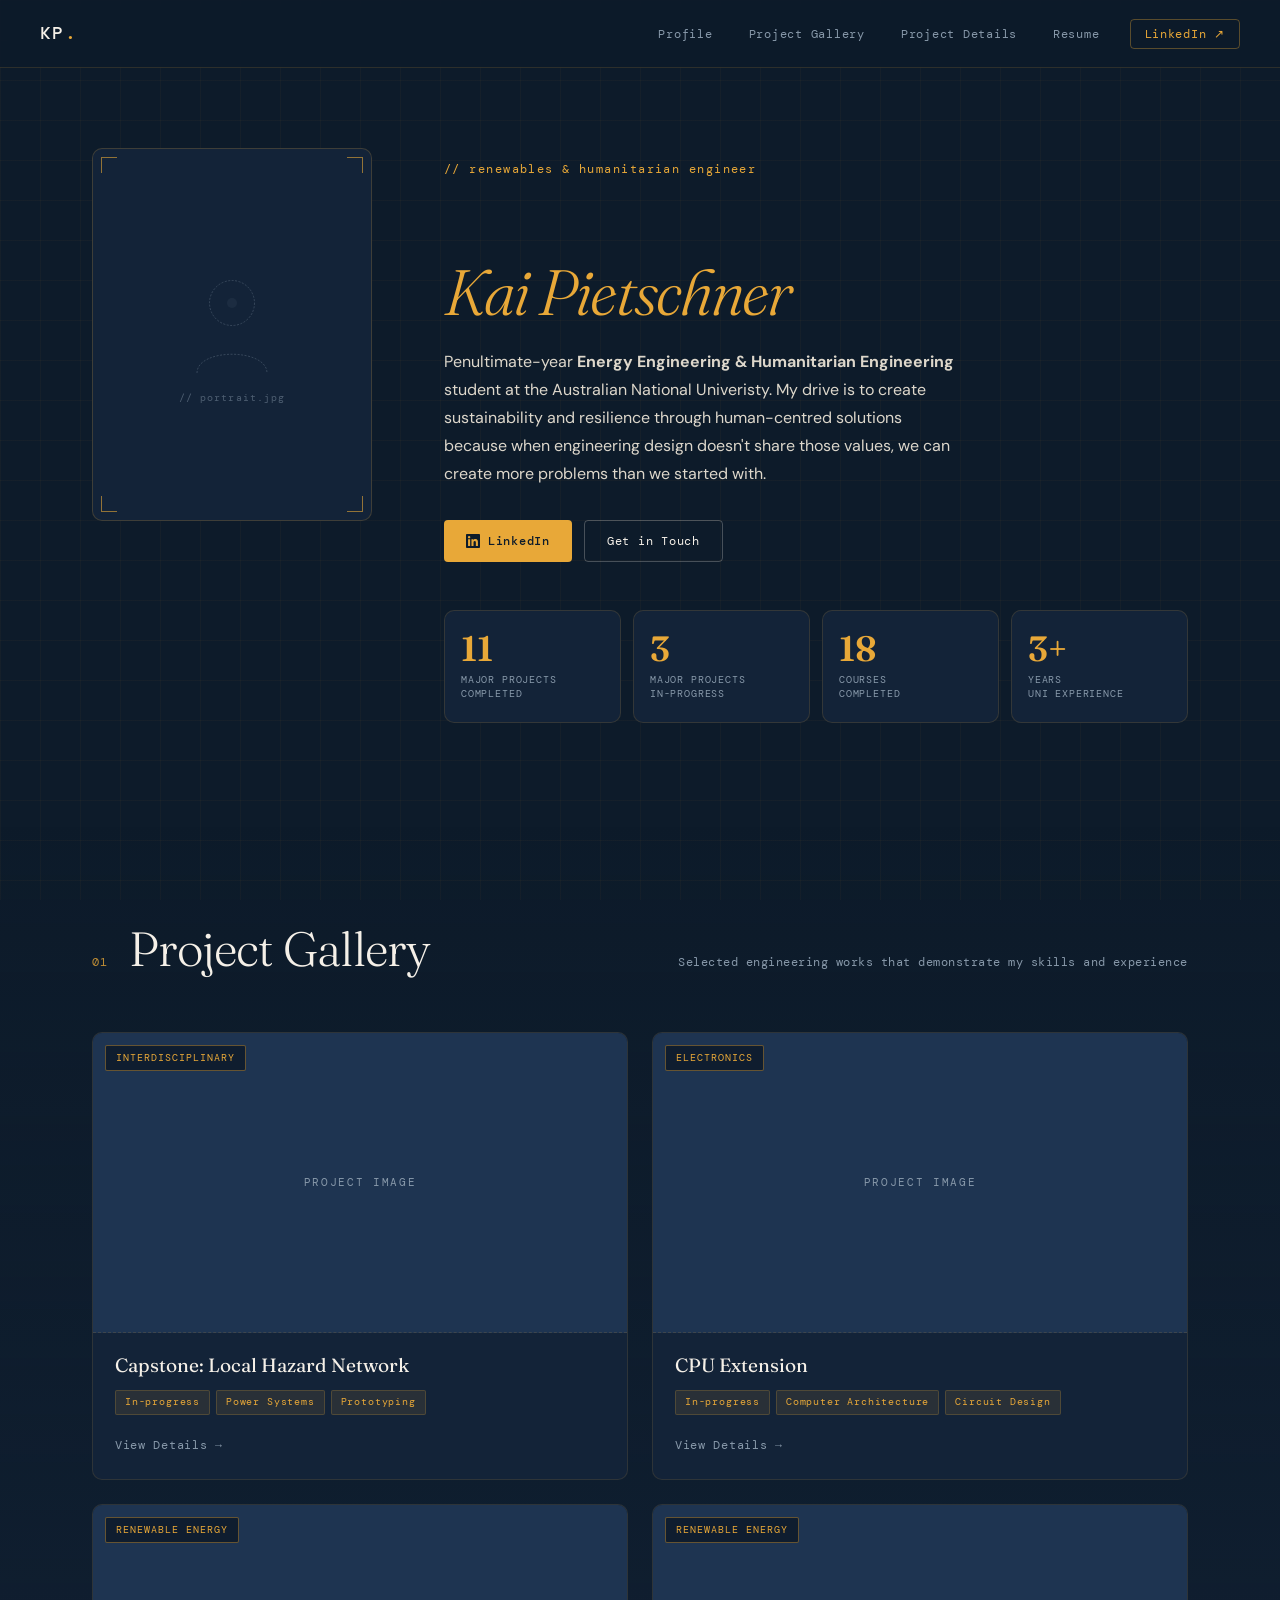
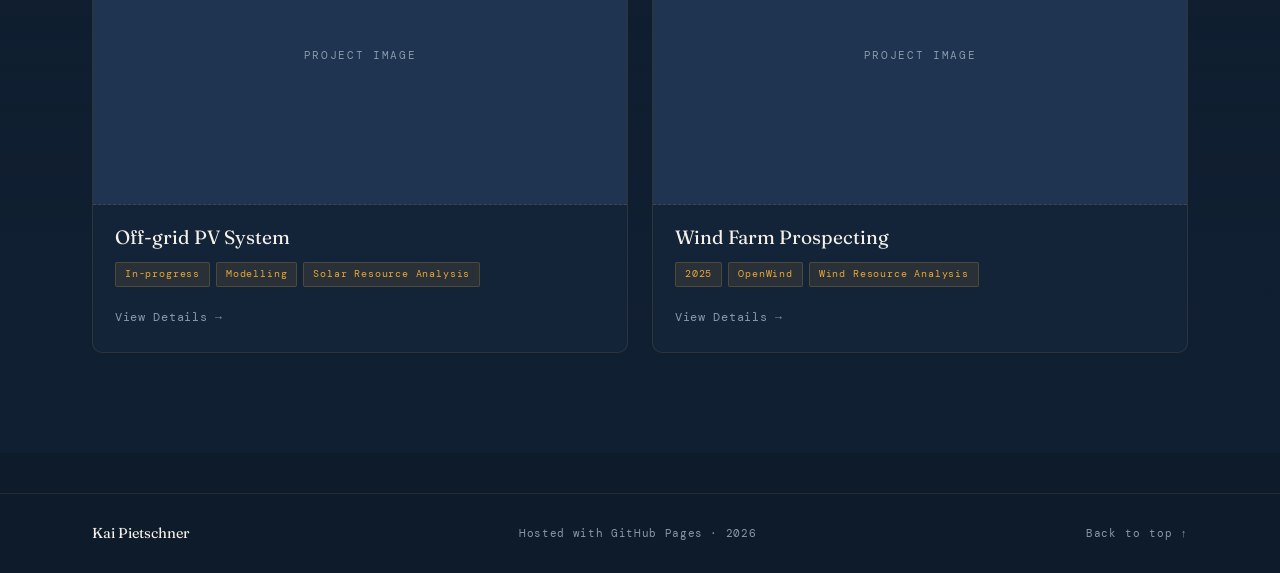
<file: index.html>
<!DOCTYPE html>
<html lang="en">
<head>
  <meta charset="UTF-8" />
  <meta name="viewport" content="width=device-width, initial-scale=1.0" />
  <title>Portfolio — Kai Pietschner</title>
  <link rel="stylesheet" href="style.css" />
  <link rel="preconnect" href="https://fonts.googleapis.com" />
  <link rel="preconnect" href="https://fonts.gstatic.com" crossorigin />
  <link href="https://fonts.googleapis.com/css2?family=DM+Mono:ital,wght@0,300;0,400;0,500;1,300&family=Fraunces:ital,opsz,wght@0,9..144,300;0,9..144,400;0,9..144,600;1,9..144,300&family=DM+Sans:wght@300;400;500&display=swap" rel="stylesheet" />
</head>
<body>

  <!-- ═══════════════════════════════════════════════
       NAVIGATION
  ═══════════════════════════════════════════════ -->
  <nav class="navbar">
    <a href="#profile" class="nav-logo">KP<span class="nav-logo-dot">.</span></a>
    <ul class="nav-links">
      <li><a href="https://kpietgit.github.io/portfolio/#profile">Profile</a></li>
      <li><a href="https://kpietgit.github.io/portfolio/#projects">Project Gallery</a></li>
      <li><a href="https://kpietgit.github.io/portfolio/details/">Project Details</a></li>
      <li><a href="https://kpietgit.github.io/portfolio/resume/">Resume</a></li>
      <li><a href="https://linkedin.com/in/kpiet" target="_blank" class="nav-cta">LinkedIn ↗</a></li>
    </ul>
    <button class="nav-hamburger" aria-label="Toggle menu">
      <span></span><span></span><span></span>
    </button>
  </nav>

  <main>

    <!-- ═══════════════════════════════════════════════
         SECTION 1 — PROFILE
    ═══════════════════════════════════════════════ -->
    <section id="profile" class="section section--profile">
      <div class="container">
        <div class="profile-grid">

          <!-- Portrait -->
          <div class="profile-portrait-wrap">
            <div class="profile-portrait">
              <div class="portrait-placeholder">
                <svg viewBox="0 0 200 220" fill="none" xmlns="http://www.w3.org/2000/svg">
                  <circle cx="100" cy="80" r="45" stroke="currentColor" stroke-width="1.5" stroke-dasharray="4 3"/>
                  <path d="M30 220 C30 170 170 170 170 220" stroke="currentColor" stroke-width="1.5" stroke-dasharray="4 3" fill="none"/>
                  <circle cx="100" cy="80" r="10" fill="currentColor" opacity="0.2"/>
                </svg>
                <span class="portrait-label">// portrait.jpg</span>
              </div>
              <div class="portrait-frame-corner portrait-frame-corner--tl"></div>
              <div class="portrait-frame-corner portrait-frame-corner--tr"></div>
              <div class="portrait-frame-corner portrait-frame-corner--bl"></div>
              <div class="portrait-frame-corner portrait-frame-corner--br"></div>
            </div>
          </div>

          <!-- Bio & Info -->
          <div class="profile-info">
            <p class="profile-label">// renewables &amp; humanitarian engineer</p>
            <h1 class="profile-name"><br /><em>Kai Pietschner</em></h1>

            <p class="profile-bio">
              Penultimate-year <strong> Energy Engineering &amp; Humanitarian Engineering </strong> student at the Australian National Univeristy. My drive is to create sustainability and resilience through human-centred solutions because when engineering design doesn't share those values, we can create more problems than we started with.
            </p>

            <div class="profile-actions">
              <a href="https://www.linkedin.com/in/kpiet/" target="_blank" class="btn btn--primary">
                <svg class="btn-icon" viewBox="0 0 24 24" fill="currentColor"><path d="M20.447 20.452h-3.554v-5.569c0-1.328-.027-3.037-1.852-3.037-1.853 0-2.136 1.445-2.136 2.939v5.667H9.351V9h3.414v1.561h.046c.477-.9 1.637-1.85 3.37-1.85 3.601 0 4.267 2.37 4.267 5.455v6.286zM5.337 7.433a2.062 2.062 0 0 1-2.063-2.065 2.064 2.064 0 1 1 2.063 2.065zm1.782 13.019H3.555V9h3.564v11.452zM22.225 0H1.771C.792 0 0 .774 0 1.729v20.542C0 23.227.792 24 1.771 24h20.451C23.2 24 24 23.227 24 22.271V1.729C24 .774 23.2 0 22.222 0h.003z"/></svg>
                LinkedIn
              </a>
              <a href="mailto:kpietschner1@gmail.com" class="btn btn--ghost">Get in Touch</a>
            </div>

            <!-- Stats row -->
            <div class="profile-stats">
              <div class="stat-card">
                <span class="stat-number">11</span>
                <span class="stat-label">Major Projects<br/>Completed</span>
              </div>
              <div class="stat-card">
                <span class="stat-number">3</span>
                <span class="stat-label">Major Projects<br/>In-progress</span>
              </div>
              <div class="stat-card">
                <span class="stat-number">18</span>
                <span class="stat-label">Courses<br/>Completed</span>
              </div>
              <div class="stat-card">
                <span class="stat-number">3+</span>
                <span class="stat-label">Years<br/>Uni Experience</span>
              </div>
            </div>
          </div>

        </div>
      </div>
    </section>

    <!-- ═══════════════════════════════════════════════
         SECTION 2 — PROJECT GALLERY
    ═══════════════════════════════════════════════ -->
    <section id="projects" class="section section--projects">
      <div class="container">
        <div class="section-header">
          <span class="section-index">01</span>
          <h2 class="section-title">Project Gallery</h2>
          <p class="section-subtitle">Selected engineering works that demonstrate my skills and experience</p>
        </div>

        <div class="projects-grid">

          <!-- Project Card 1 -->
          <article class="project-card">
            <a href="https://kpietgit.github.io/portfolio/details/#project-1" class="project-card-inner">
              <div class="project-image">
                <div class="project-image-placeholder">
                  <span>PROJECT IMAGE</span>
                </div>
                <div class="project-field-badge">Interdisciplinary</div>
              </div>
              <div class="project-card-body">
                <h3 class="project-name">Capstone: Local Hazard Network</h3>
                <div class="project-skills">
                  <span class="skill-tag">In-progress</span>
                  <span class="skill-tag">Power Systems</span>
                  <span class="skill-tag">Prototyping</span>
                </div>
                <span class="project-cta">View Details →</span>
              </div>
            </a>
          </article>

          <!-- Project Card 2 -->
          <article class="project-card">
            <a href="https://kpietgit.github.io/portfolio/details/#project-2" class="project-card-inner">
              <div class="project-image">
                <div class="project-image-placeholder">
                  <span>PROJECT IMAGE</span>
                </div>
                <div class="project-field-badge">Electronics</div>
              </div>
              <div class="project-card-body">
                <h3 class="project-name">CPU Extension</h3>
                <div class="project-skills">
                  <span class="skill-tag">In-progress</span>
                  <span class="skill-tag">Computer Architecture</span>
                  <span class="skill-tag">Circuit Design</span>
                </div>
                <span class="project-cta">View Details →</span>
              </div>
            </a>
          </article>

          <!-- Project Card 3 -->
          <article class="project-card">
            <a href="https://kpietgit.github.io/portfolio/details/#project-3" class="project-card-inner">
              <div class="project-image">
                <div class="project-image-placeholder">
                  <span>PROJECT IMAGE</span>
                </div>
                <div class="project-field-badge">Renewable Energy</div>
              </div>
              <div class="project-card-body">
                <h3 class="project-name">Off-grid PV System</h3>
                <div class="project-skills">
                  <span class="skill-tag">In-progress</span>
                  <span class="skill-tag">Modelling</span>
                  <span class="skill-tag">Solar Resource Analysis</span>
                </div>
                <span class="project-cta">View Details →</span>
              </div>
            </a>
          </article>

          <!-- Project Card 4 -->
          <article class="project-card">
            <a href="https://kpietgit.github.io/portfolio/details/#project-4" class="project-card-inner">
              <div class="project-image">
                <div class="project-image-placeholder">
                  <span>PROJECT IMAGE</span>
                </div>
                <div class="project-field-badge">Renewable Energy</div>
              </div>
              <div class="project-card-body">
                <h3 class="project-name">Wind Farm Prospecting</h3>
                <div class="project-skills">
                  <span class="skill-tag">2025</span>
                  <span class="skill-tag">OpenWind</span>
                  <span class="skill-tag">Wind Resource Analysis</span>
                </div>
                <span class="project-cta">View Details →</span>
              </div>
            </a>
          </article>

        </div>
      </div>
    </section>

  <!-- ═══════════════════════════════════════════════
       FOOTER
  ═══════════════════════════════════════════════ -->
  <footer class="footer">
    <div class="container footer-inner">
      <span class="footer-name">Kai Pietschner</span>
      <span class="footer-copy">Hosted with GitHub Pages · <script>document.write(new Date().getFullYear())</script></span>
      <a href="#profile" class="footer-back">Back to top ↑</a>
    </div>
  </footer>

  <script>
    // ── Active nav highlight on scroll ──
    const sections = document.querySelectorAll('section[id]');
    const navLinks = document.querySelectorAll('.nav-links a[href^="#"]');

    const observer = new IntersectionObserver(entries => {
      entries.forEach(entry => {
        if (entry.isIntersecting) {
          navLinks.forEach(link => {
            link.classList.toggle(
              'active',
              link.getAttribute('href') === '#' + entry.target.id
            );
          });
        }
      });
    }, { threshold: 0.35 });

    sections.forEach(s => observer.observe(s));

    // ── Hamburger menu (mobile) ──
    const hamburger = document.querySelector('.nav-hamburger');
    const navLinksList = document.querySelector('.nav-links');
    hamburger.addEventListener('click', () => {
      navLinksList.classList.toggle('open');
      hamburger.classList.toggle('active');
    });

    // ── Scroll-reveal ──
    const revealEls = document.querySelectorAll(
      '.project-card, .case-study, .stat-card, .profile-portrait-wrap'
    );
    const revealObserver = new IntersectionObserver(entries => {
      entries.forEach(e => {
        if (e.isIntersecting) {
          e.target.classList.add('visible');
          revealObserver.unobserve(e.target);
        }
      });
    }, { threshold: 0.12 });
    revealEls.forEach(el => revealObserver.observe(el));
  </script>

</body>
</html>
</file>
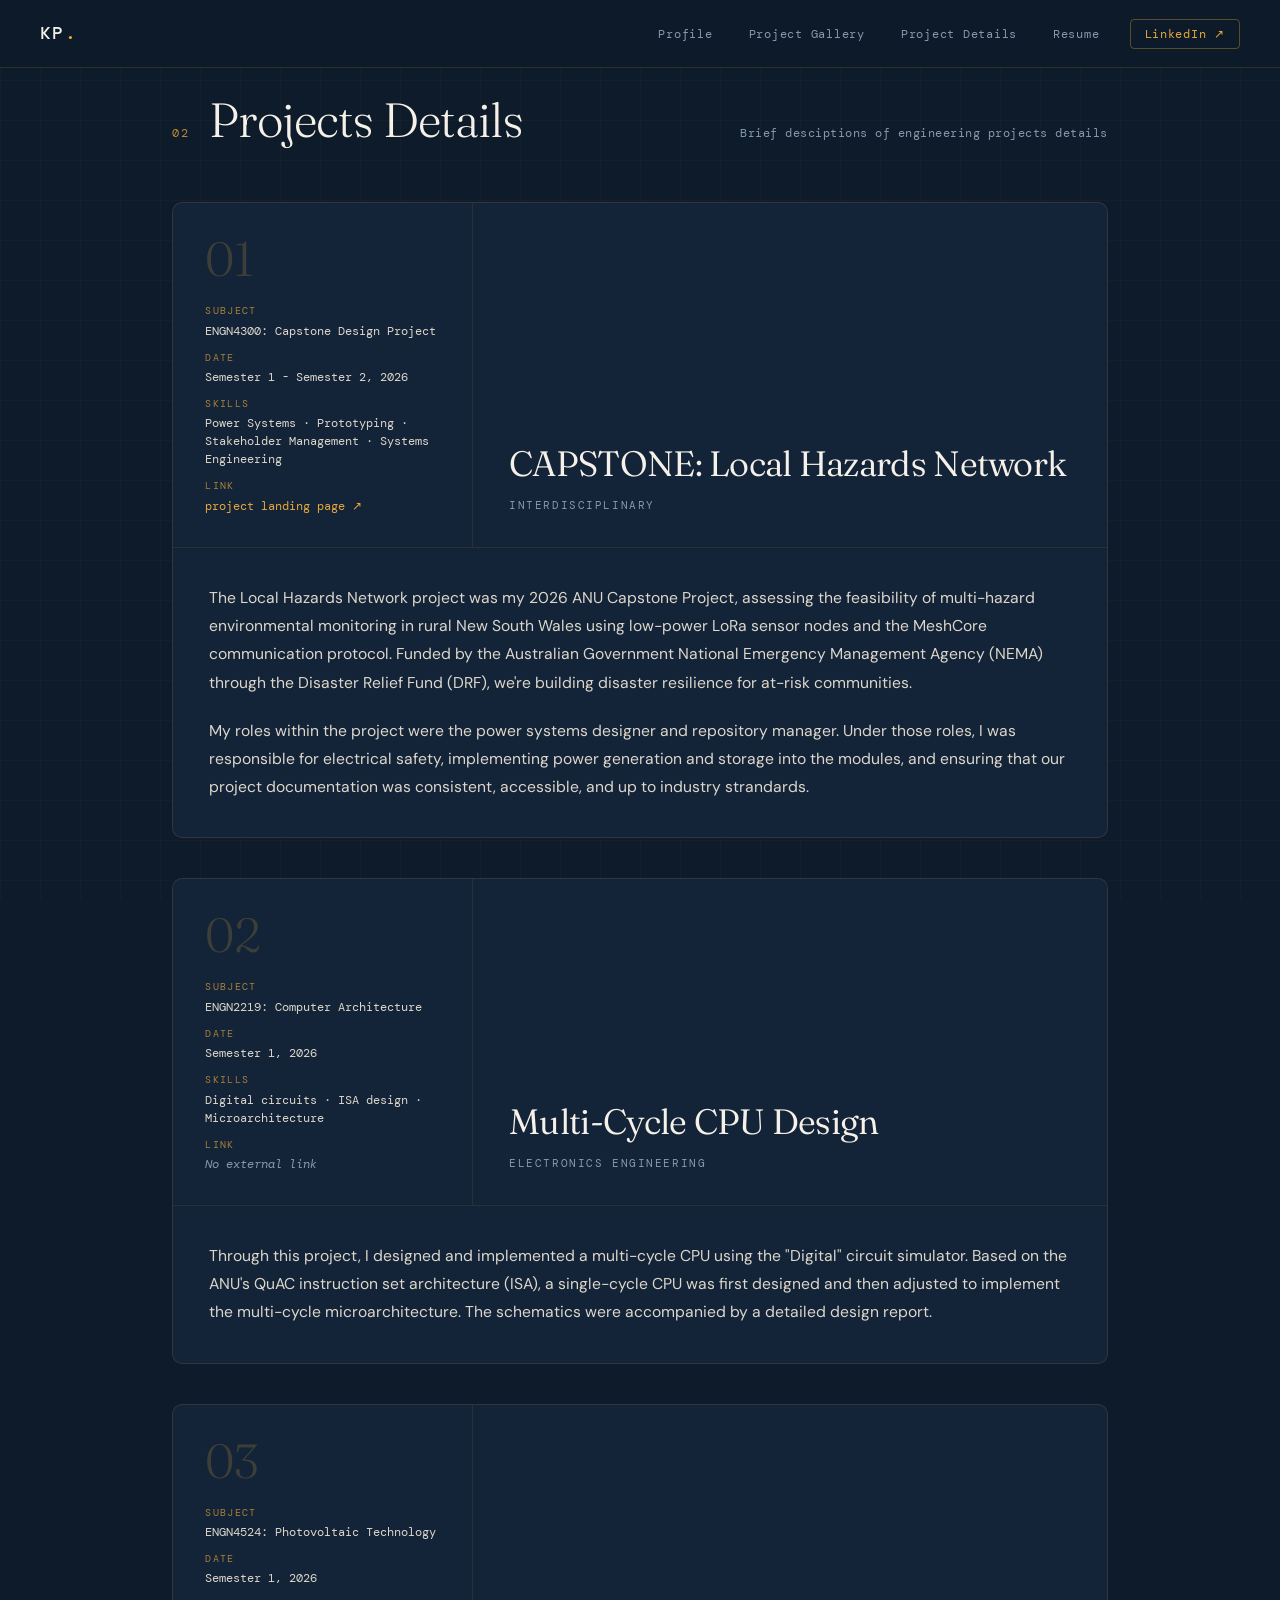
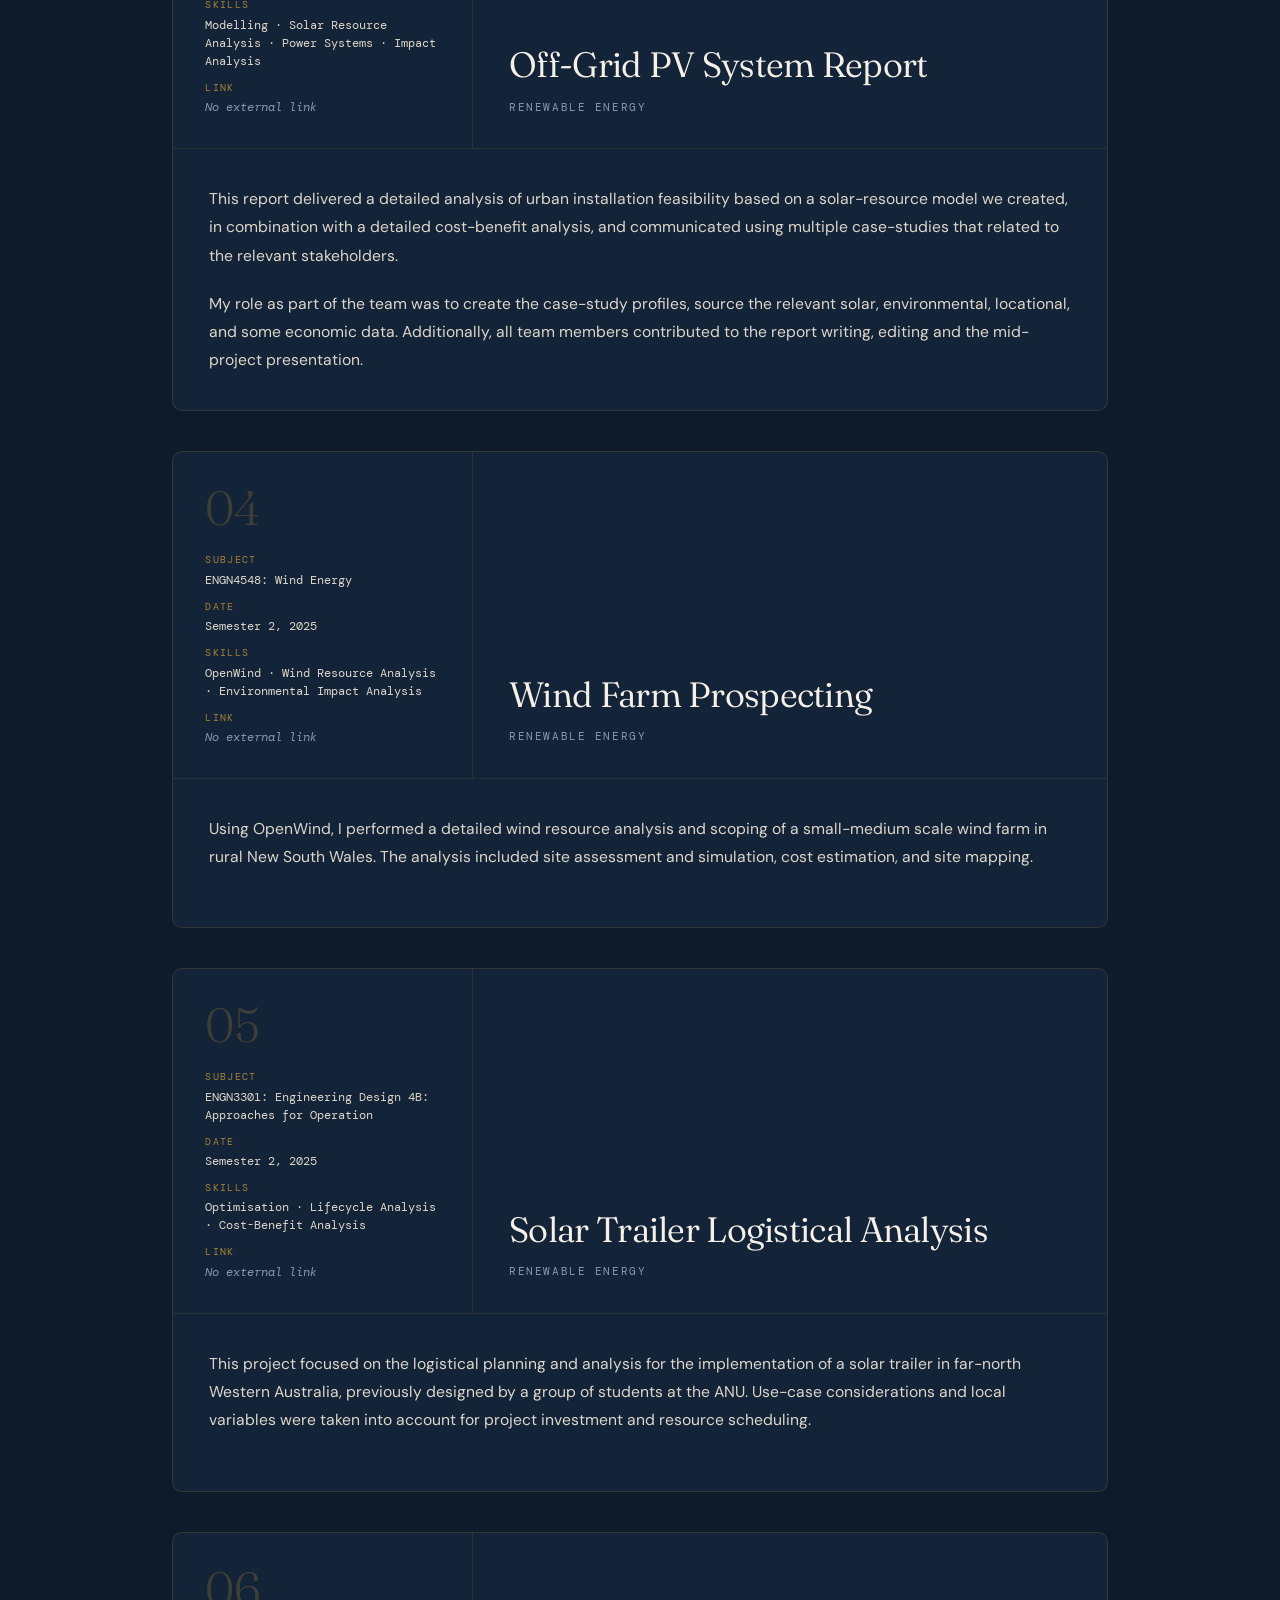
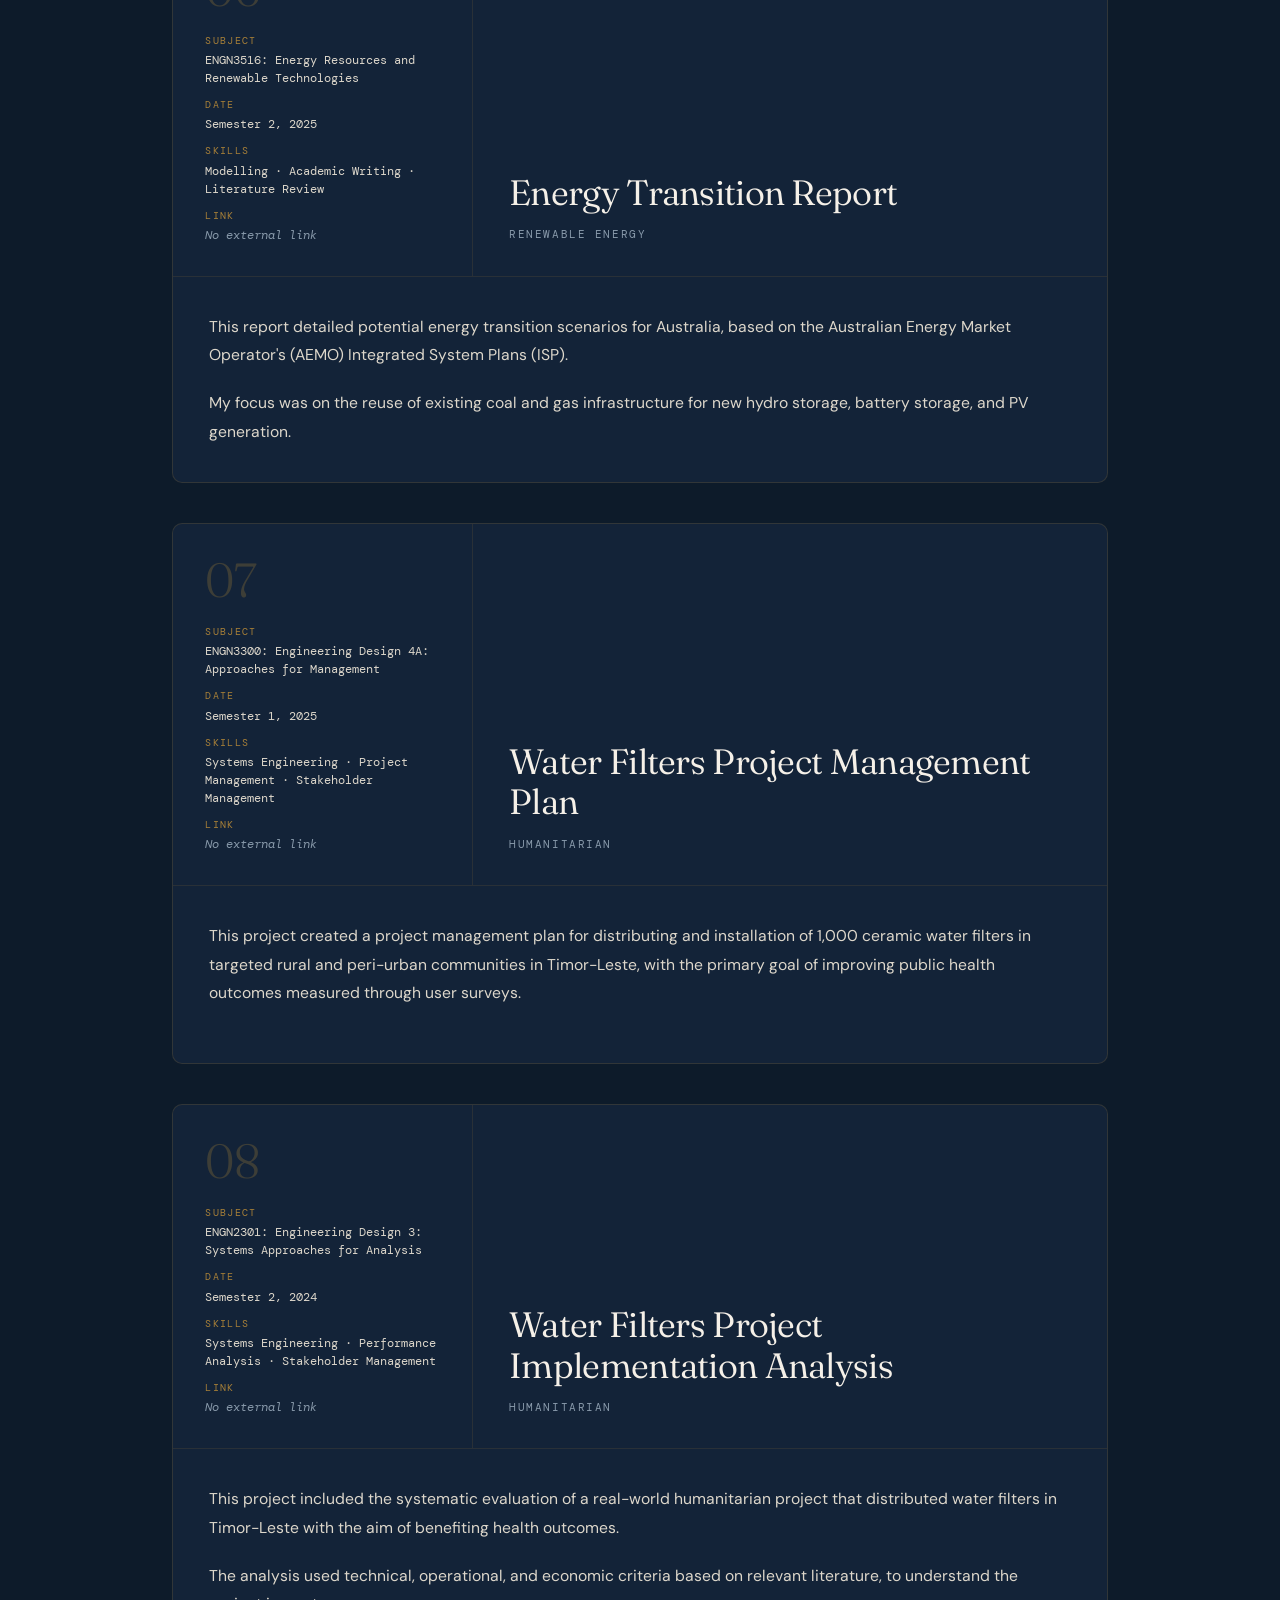
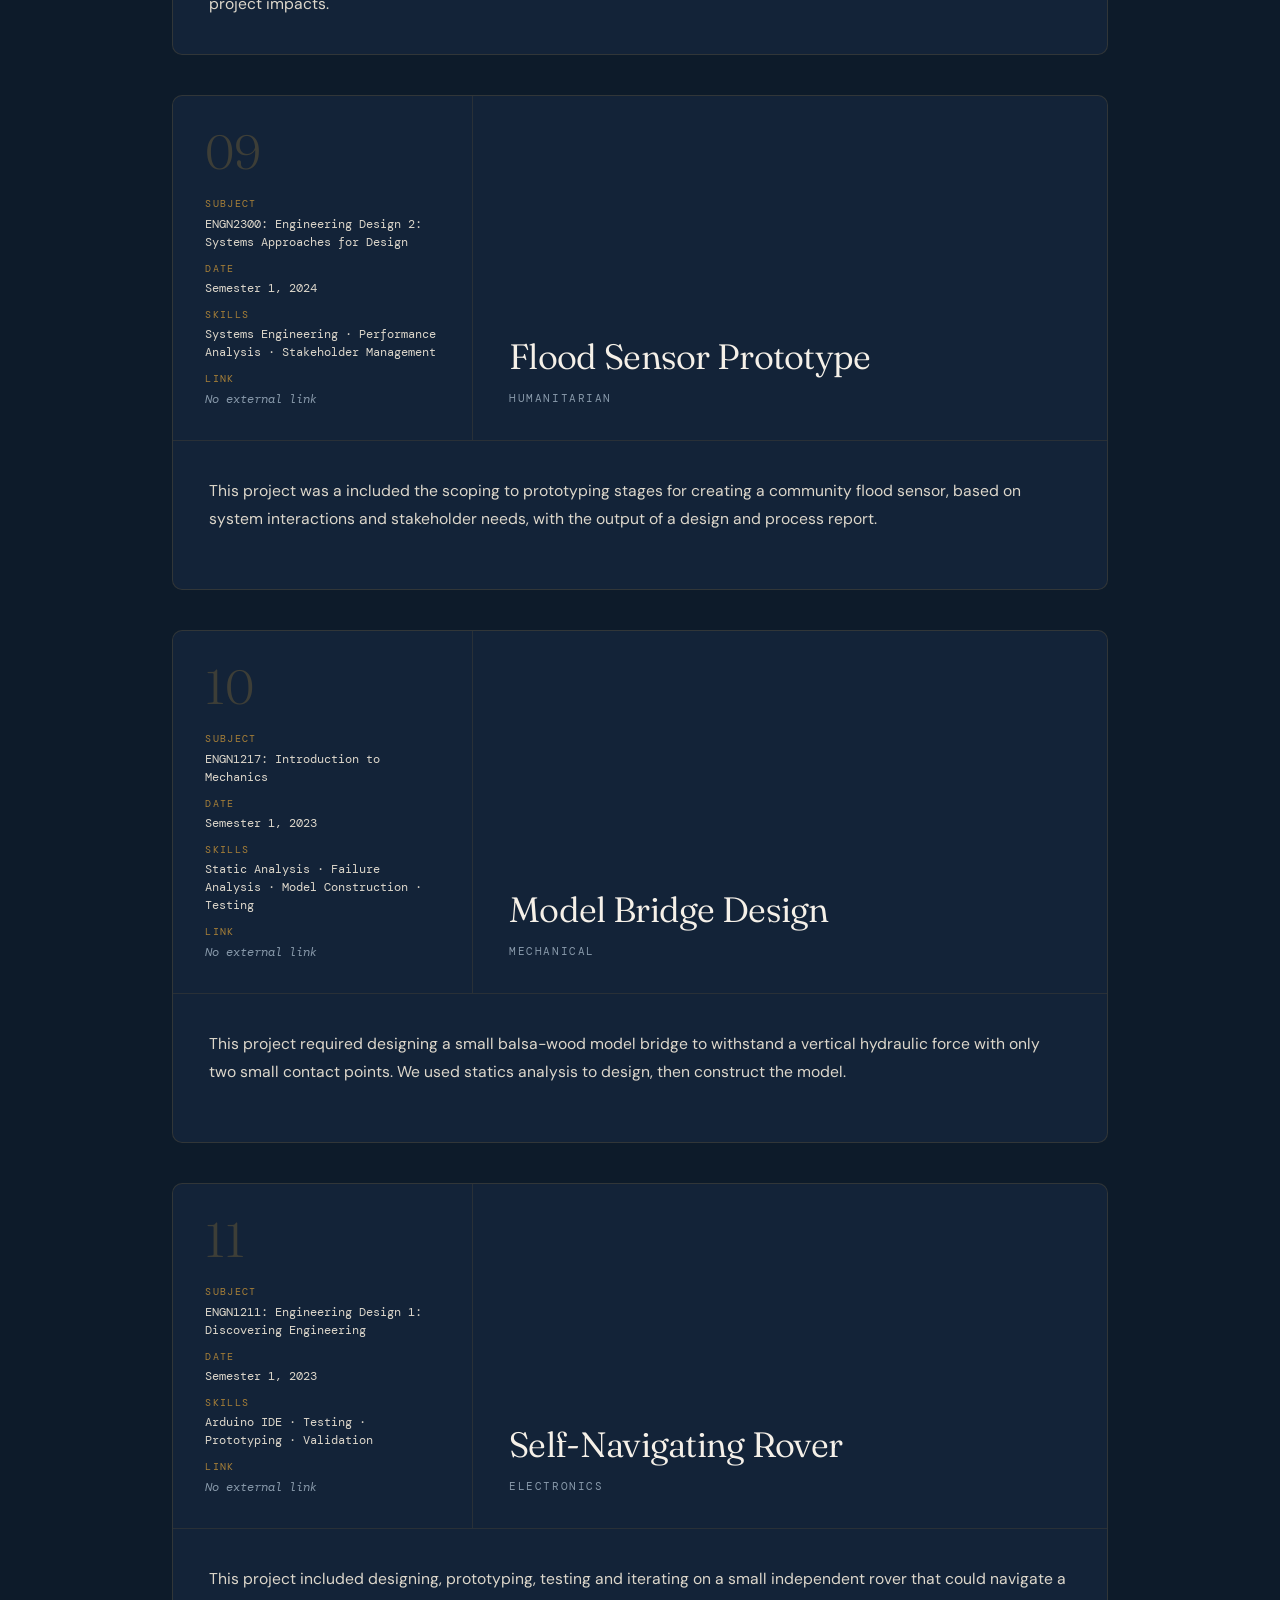
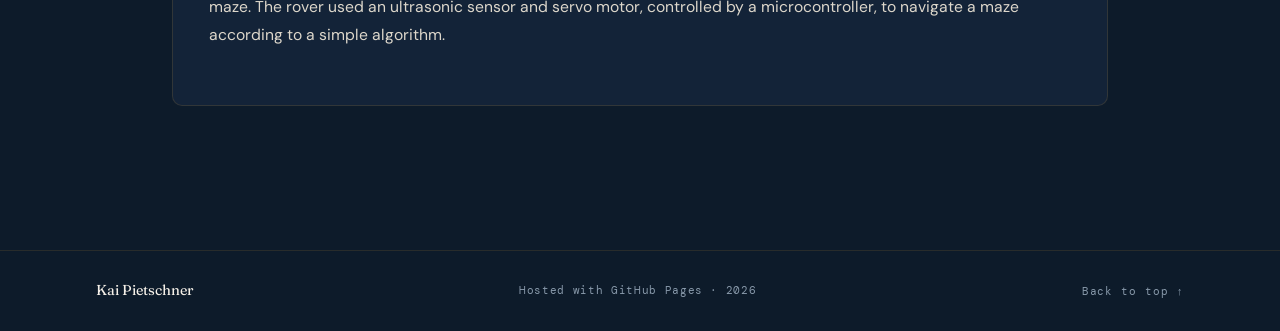
<file: details/index.html>
<!DOCTYPE html>
<html lang="en">
<head>
  <meta charset="UTF-8" />
  <meta name="viewport" content="width=device-width, initial-scale=1.0" />
  <title>Portfolio — Kai Pietschner</title>
  <link rel="icon" type="image/png" href="favicon.png">
  <link rel="stylesheet" href="style.css" />
  <link rel="preconnect" href="https://fonts.googleapis.com" />
  <link rel="preconnect" href="https://fonts.gstatic.com" crossorigin />
  <link href="https://fonts.googleapis.com/css2?family=DM+Mono:ital,wght@0,300;0,400;0,500;1,300&family=Fraunces:ital,opsz,wght@0,9..144,300;0,9..144,400;0,9..144,600;1,9..144,300&family=DM+Sans:wght@300;400;500&display=swap" rel="stylesheet" />
</head>
<body>

    <nav class="navbar">
    <a href="https://k-piet.github.io/portfolio/home/" class="nav-logo">KP<span class="nav-logo-dot">.</span></a>
    <ul class="nav-links">
      <li><a href="https://k-piet.github.io/portfolio/home/#profile">Profile</a></li>
      <li><a href="https://k-piet.github.io/portfolio/home/#projects">Project Gallery</a></li>
      <li><a href="https://k-piet.github.io/portfolio/details">Project Details</a></li>
      <li><a href="https://k-piet.github.io/portfolio/resume/">Resume</a></li>
      <li><a href="https://linkedin.com/in/kpiet" target="_blank" class="nav-cta">LinkedIn ↗</a></li>
    </ul>
    <button class="nav-hamburger" aria-label="Toggle menu">
      <span></span><span></span><span></span>
    </button>
    </nav>


    <!-- ═══════════════════════════════════════════════
         DETAILS
    ═══════════════════════════════════════════════ -->

    <main>
    <section id="detailed" class="section section--detailed">
      <div class="container">
        <div class="section-header">
          <span class="section-index">02</span>
          <h2 class="section-title">Projects Details</h2>
          <p class="section-subtitle">Brief desciptions of engineering projects details</p>
        </div>

        <!-- ─── Detailed Project 1 ─── -->
        <article class="case-study" id="project-1">
          <div class="case-study-header">
            <div class="case-study-meta-col">
              <span class="case-study-index">01</span>
              <div class="case-study-meta">
                <div class="meta-row">
                  <span class="meta-key">Subject</span>
                  <span class="meta-val">ENGN4300: Capstone Design Project</span>
                </div>
                <div class="meta-row">
                  <span class="meta-key">Date</span>
                  <span class="meta-val">Semester 1 - Semester 2, 2026</span>
                </div>
                <div class="meta-row">
                  <span class="meta-key">Skills</span>
                  <span class="meta-val">Power Systems · Prototyping · Stakeholder Management · Systems Engineering</span>
                </div>
                <div class="meta-row">
                  <span class="meta-key">Link</span>
                  <span class="meta-val">
                    <a href="https://localhazardnetwork.netlify.app/" target="_blank" class="case-study-link">project landing page ↗</a>
                  </span>
                </div>
              </div>
            </div>
            <div class="case-study-title-col">
              <h3 class="case-study-title">CAPSTONE: Local Hazards Network</h3>
              <span class="case-study-field">Interdisciplinary</span>
            </div>
          </div>
          <div class="case-study-body">
            <p>
              The Local Hazards Network project was my 2026 ANU Capstone Project, assessing the feasibility of multi-hazard environmental monitoring in rural New South Wales using low-power LoRa sensor nodes and the MeshCore communication protocol. Funded by the Australian Government National Emergency Management Agency (NEMA) through the Disaster Relief Fund (DRF), we're building disaster resilience for at-risk communities. 
            </p>
            <p>
              My roles within the project were the power systems designer and repository manager. Under those roles, I was responsible for electrical safety, implementing power generation and storage into the modules, and ensuring that our project documentation was consistent, accessible, and up to industry strandards.
            </p>
          </div>
        </article>

        <!-- ─── Detailed Project 2 ─── -->
        <article class="case-study" id="project-2">
          <div class="case-study-header">
            <div class="case-study-meta-col">
              <span class="case-study-index">02</span>
              <div class="case-study-meta">
                <div class="meta-row">
                  <span class="meta-key">Subject</span>
                  <span class="meta-val">ENGN2219: Computer Architecture</span>
                </div>
                <div class="meta-row">
                  <span class="meta-key">Date</span>
                  <span class="meta-val">Semester 1, 2026</span>
                </div>
                <div class="meta-row">
                  <span class="meta-key">Skills</span>
                  <span class="meta-val">Digital circuits · ISA design · Microarchitecture</span>
                </div>
                <div class="meta-row">
                  <span class="meta-key">Link</span>
                  <span class="meta-val">
                    <span class="meta-val--muted">No external link</span>
                  </span>
                </div>
              </div>
            </div>
            <div class="case-study-title-col">
              <h3 class="case-study-title">Multi-Cycle CPU Design</h3>
              <span class="case-study-field">Electronics Engineering</span>
            </div>
          </div>
          <div class="case-study-body">
            <p>
              Through this project, I designed and implemented a multi-cycle CPU using the "Digital" circuit simulator. Based on the ANU's QuAC instruction set architecture (ISA), a single-cycle CPU was first designed and then adjusted to implement the multi-cycle microarchitecture. The schematics were accompanied by a detailed design report.
            </p>
          </div>
        </article>

        <!-- ─── Detailed Project 3 ─── -->
        <article class="case-study" id="project-3">
          <div class="case-study-header">
            <div class="case-study-meta-col">
              <span class="case-study-index">03</span>
              <div class="case-study-meta">
                <div class="meta-row">
                  <span class="meta-key">Subject</span>
                  <span class="meta-val">ENGN4524: Photovoltaic Technology</span>
                </div>
                <div class="meta-row">
                  <span class="meta-key">Date</span>
                  <span class="meta-val">Semester 1, 2026</span>
                </div>
                <div class="meta-row">
                  <span class="meta-key">Skills</span>
                  <span class="meta-val">Modelling · Solar Resource Analysis · Power Systems · Impact Analysis</span>
                </div>
                <div class="meta-row">
                  <span class="meta-key">Link</span>
                  <span class="meta-val">
                    <span class="meta-val--muted">No external link</span>
                  </span>
                </div>
              </div>
            </div>
            <div class="case-study-title-col">
              <h3 class="case-study-title">Off-Grid PV System Report</h3>
              <span class="case-study-field">Renewable Energy</span>
            </div>
          </div>
          <div class="case-study-body">
            <p>
              This report delivered a detailed analysis of urban installation feasibility based on a solar-resource model we created, in combination with a detailed cost-benefit analysis, and communicated using multiple case-studies that related to the relevant stakeholders.
            </p>
            <p>
              My role as part of the team was to create the case-study profiles, source the relevant solar, environmental, locational, and some economic data. Additionally, all team members contributed to the report writing, editing and the mid-project presentation.
            </p>
          </div>
        </article>

        <!-- ─── Detailed Project 4 ─── -->
        <article class="case-study" id="project-4">
          <div class="case-study-header">
            <div class="case-study-meta-col">
              <span class="case-study-index">04</span>
              <div class="case-study-meta">
                <div class="meta-row">
                  <span class="meta-key">Subject</span>
                  <span class="meta-val">ENGN4548: Wind Energy</span>
                </div>
                <div class="meta-row">
                  <span class="meta-key">Date</span>
                  <span class="meta-val">Semester 2, 2025</span>
                </div>
                <div class="meta-row">
                  <span class="meta-key">Skills</span>
                  <span class="meta-val">OpenWind · Wind Resource Analysis · Environmental Impact Analysis</span>
                </div>
                <div class="meta-row">
                  <span class="meta-key">Link</span>
                  <span class="meta-val">
                    <span class="meta-val--muted">No external link</span>
                  </span>
                </div>
              </div>
            </div>
            <div class="case-study-title-col">
              <h3 class="case-study-title">Wind Farm Prospecting</h3>
              <span class="case-study-field">Renewable Energy</span>
            </div>
          </div>
          <div class="case-study-body">
            <p>
              Using OpenWind, I performed a detailed wind resource analysis and scoping of a small-medium scale wind farm in rural New South Wales. The analysis included site assessment and simulation, cost estimation, and site mapping.
            </p>
            <p>
              
            </p>
          </div>
        </article>

        <!-- ─── Detailed Project 5 ─── -->
        <article class="case-study" id="project-5">
          <div class="case-study-header">
            <div class="case-study-meta-col">
              <span class="case-study-index">05</span>
              <div class="case-study-meta">
                <div class="meta-row">
                  <span class="meta-key">Subject</span>
                  <span class="meta-val">ENGN3301: Engineering Design 4B: Approaches for Operation</span>
                </div>
                <div class="meta-row">
                  <span class="meta-key">Date</span>
                  <span class="meta-val">Semester 2, 2025</span>
                </div>
                <div class="meta-row">
                  <span class="meta-key">Skills</span>
                  <span class="meta-val">Optimisation · Lifecycle Analysis · Cost-Benefit Analysis</span>
                </div>
                <div class="meta-row">
                  <span class="meta-key">Link</span>
                  <span class="meta-val">
                    <span class="meta-val--muted">No external link</span>
                  </span>
                </div>
              </div>
            </div>
            <div class="case-study-title-col">
              <h3 class="case-study-title">Solar Trailer Logistical Analysis</h3>
              <span class="case-study-field">Renewable Energy</span>
            </div>
          </div>
          <div class="case-study-body">
            <p>
              This project focused on the logistical planning and analysis for the implementation of a solar trailer in far-north Western Australia, previously designed by a group of students at the ANU. Use-case considerations and local variables were taken into account for project investment and resource scheduling.
            </p>
            <p>
              
            </p>
          </div>
        </article>

        <!-- ─── Detailed Project 6 ─── -->
        <article class="case-study" id="project-6">
          <div class="case-study-header">
            <div class="case-study-meta-col">
              <span class="case-study-index">06</span>
              <div class="case-study-meta">
                <div class="meta-row">
                  <span class="meta-key">Subject</span>
                  <span class="meta-val">ENGN3516: Energy Resources and Renewable Technologies</span>
                </div>
                <div class="meta-row">
                  <span class="meta-key">Date</span>
                  <span class="meta-val">Semester 2, 2025</span>
                </div>
                <div class="meta-row">
                  <span class="meta-key">Skills</span>
                  <span class="meta-val">Modelling · Academic Writing · Literature Review</span>
                </div>
                <div class="meta-row">
                  <span class="meta-key">Link</span>
                  <span class="meta-val">
                    <span class="meta-val--muted">No external link</span>
                  </span>
                </div>
              </div>
            </div>
            <div class="case-study-title-col">
              <h3 class="case-study-title">Energy Transition Report</h3>
              <span class="case-study-field">Renewable Energy</span>
            </div>
          </div>
          <div class="case-study-body">
            <p>
              This report detailed potential energy transition scenarios for Australia, based on the Australian Energy Market Operator's (AEMO) Integrated System Plans (ISP).
            </p>
            <p>
              My focus was on the reuse of existing coal and gas infrastructure for new hydro storage, battery storage, and PV generation.
            </p>
          </div>
        </article>

        <!-- ─── Detailed Project 7 ─── -->
        <article class="case-study" id="project-7">
          <div class="case-study-header">
            <div class="case-study-meta-col">
              <span class="case-study-index">07</span>
              <div class="case-study-meta">
                <div class="meta-row">
                  <span class="meta-key">Subject</span>
                  <span class="meta-val">ENGN3300: Engineering Design 4A: Approaches for Management</span>
                </div>
                <div class="meta-row">
                  <span class="meta-key">Date</span>
                  <span class="meta-val">Semester 1, 2025</span>
                </div>
                <div class="meta-row">
                  <span class="meta-key">Skills</span>
                  <span class="meta-val">Systems Engineering · Project Management · Stakeholder Management</span>
                </div>
                <div class="meta-row">
                  <span class="meta-key">Link</span>
                  <span class="meta-val">
                    <span class="meta-val--muted">No external link</span>
                  </span>
                </div>
              </div>
            </div>
            <div class="case-study-title-col">
              <h3 class="case-study-title">Water Filters Project Management Plan</h3>
              <span class="case-study-field">Humanitarian</span>
            </div>
          </div>
          <div class="case-study-body">
            <p>
              This project created a project management plan for distributing and installation of 1,000 ceramic water filters in targeted rural and peri-urban communities in Timor-Leste, with the primary goal of improving public health outcomes measured through user surveys.
            </p>
            <p>
              
            </p>
          </div>
        </article>

        <!-- ─── Detailed Project 8 ─── -->
        <article class="case-study" id="project-8">
          <div class="case-study-header">
            <div class="case-study-meta-col">
              <span class="case-study-index">08</span>
              <div class="case-study-meta">
                <div class="meta-row">
                  <span class="meta-key">Subject</span>
                  <span class="meta-val">ENGN2301: Engineering Design 3: Systems Approaches for Analysis</span>
                </div>
                <div class="meta-row">
                  <span class="meta-key">Date</span>
                  <span class="meta-val">Semester 2, 2024</span>
                </div>
                <div class="meta-row">
                  <span class="meta-key">Skills</span>
                  <span class="meta-val">Systems Engineering · Performance Analysis · Stakeholder Management</span>
                </div>
                <div class="meta-row">
                  <span class="meta-key">Link</span>
                  <span class="meta-val">
                    <span class="meta-val--muted">No external link</span>
                  </span>
                </div>
              </div>
            </div>
            <div class="case-study-title-col">
              <h3 class="case-study-title">Water Filters Project Implementation Analysis</h3>
              <span class="case-study-field">Humanitarian</span>
            </div>
          </div>
          <div class="case-study-body">
            <p>
              This project included the systematic evaluation of a real-world humanitarian project that distributed water filters in Timor-Leste with the aim of benefiting health outcomes. 
            </p>
            <p>
              The analysis used technical, operational, and economic criteria based on relevant literature, to understand the project impacts.
            </p>
          </div>
        </article>

        <!-- ─── Detailed Project 9 ─── -->
        <article class="case-study" id="project-9">
          <div class="case-study-header">
            <div class="case-study-meta-col">
              <span class="case-study-index">09</span>
              <div class="case-study-meta">
                <div class="meta-row">
                  <span class="meta-key">Subject</span>
                  <span class="meta-val">ENGN2300: Engineering Design 2: Systems Approaches for Design</span>
                </div>
                <div class="meta-row">
                  <span class="meta-key">Date</span>
                  <span class="meta-val">Semester 1, 2024</span>
                </div>
                <div class="meta-row">
                  <span class="meta-key">Skills</span>
                  <span class="meta-val">Systems Engineering · Performance Analysis · Stakeholder Management</span>
                </div>
                <div class="meta-row">
                  <span class="meta-key">Link</span>
                  <span class="meta-val">
                    <span class="meta-val--muted">No external link</span>
                  </span>
                </div>
              </div>
            </div>
            <div class="case-study-title-col">
              <h3 class="case-study-title">Flood Sensor Prototype</h3>
              <span class="case-study-field">Humanitarian</span>
            </div>
          </div>
          <div class="case-study-body">
            <p>
              This project was a included the scoping to prototyping stages for creating a community flood sensor, based on system interactions and stakeholder needs, with the output of a design and process report.
            </p>
            <p>
              
            </p>
          </div>
        </article>

        <!-- ─── Detailed Project 10 ─── -->
        <article class="case-study" id="project-10">
          <div class="case-study-header">
            <div class="case-study-meta-col">
              <span class="case-study-index">10</span>
              <div class="case-study-meta">
                <div class="meta-row">
                  <span class="meta-key">Subject</span>
                  <span class="meta-val">ENGN1217: Introduction to Mechanics</span>
                </div>
                <div class="meta-row">
                  <span class="meta-key">Date</span>
                  <span class="meta-val">Semester 1, 2023</span>
                </div>
                <div class="meta-row">
                  <span class="meta-key">Skills</span>
                  <span class="meta-val">Static Analysis · Failure Analysis · Model Construction · Testing</span>
                </div>
                <div class="meta-row">
                  <span class="meta-key">Link</span>
                  <span class="meta-val">
                    <span class="meta-val--muted">No external link</span>
                  </span>
                </div>
              </div>
            </div>
            <div class="case-study-title-col">
              <h3 class="case-study-title">Model Bridge Design</h3>
              <span class="case-study-field">Mechanical</span>
            </div>
          </div>
          <div class="case-study-body">
            <p>
              This project required designing a small balsa-wood model bridge to withstand a vertical hydraulic force with only two small contact points. We used statics analysis to design, then construct the model.
            </p>
            <p>
              
            </p>
          </div>
        </article>
        
        <!-- ─── Detailed Project 11 ─── -->
        <article class="case-study" id="project-11">
          <div class="case-study-header">
            <div class="case-study-meta-col">
              <span class="case-study-index">11</span>
              <div class="case-study-meta">
                <div class="meta-row">
                  <span class="meta-key">Subject</span>
                  <span class="meta-val">ENGN1211: Engineering Design 1: Discovering Engineering</span>
                </div>
                <div class="meta-row">
                  <span class="meta-key">Date</span>
                  <span class="meta-val">Semester 1, 2023</span>
                </div>
                <div class="meta-row">
                  <span class="meta-key">Skills</span>
                  <span class="meta-val">Arduino IDE · Testing · Prototyping · Validation</span>
                </div>
                <div class="meta-row">
                  <span class="meta-key">Link</span>
                  <span class="meta-val">
                    <span class="meta-val--muted">No external link</span>
                  </span>
                </div>
              </div>
            </div>
            <div class="case-study-title-col">
              <h3 class="case-study-title">Self-Navigating Rover</h3>
              <span class="case-study-field">Electronics</span>
            </div>
          </div>
          <div class="case-study-body">
            <p>
              This project included designing, prototyping, testing and iterating on a small independent rover that could navigate a maze. The rover used an ultrasonic sensor and servo motor, controlled by a microcontroller, to navigate a maze according to a simple algorithm.
            </p>
            <p>
              
            </p>
          </div>
        </article>

      </div>
    </section>

  </main>

  <!-- ═══════════════════════════════════════════════
       FOOTER
  ═══════════════════════════════════════════════ -->
  <footer class="footer">
    <div class="container footer-inner">
      <span class="footer-name">Kai Pietschner</span>
      <span class="footer-copy">Hosted with GitHub Pages · <script>document.write(new Date().getFullYear())</script></span>
      <a href="#profile" class="footer-back">Back to top ↑</a>
    </div>
  </footer>

  <script>
    // ── Active nav highlight on scroll ──
    const sections = document.querySelectorAll('section[id]');
    const navLinks = document.querySelectorAll('.nav-links a[href^="#"]');

    const observer = new IntersectionObserver(entries => {
      entries.forEach(entry => {
        if (entry.isIntersecting) {
          navLinks.forEach(link => {
            link.classList.toggle(
              'active',
              link.getAttribute('href') === '#' + entry.target.id
            );
          });
        }
      });
    }, { threshold: 0.35 });

    sections.forEach(s => observer.observe(s));

    // ── Hamburger menu (mobile) ──
    const hamburger = document.querySelector('.nav-hamburger');
    const navLinksList = document.querySelector('.nav-links');
    hamburger.addEventListener('click', () => {
      navLinksList.classList.toggle('open');
      hamburger.classList.toggle('active');
    });

    // ── Scroll-reveal ──
    const revealEls = document.querySelectorAll(
      '.project-card, .case-study, .stat-card, .profile-portrait-wrap'
    );
    const revealObserver = new IntersectionObserver(entries => {
      entries.forEach(e => {
        if (e.isIntersecting) {
          e.target.classList.add('visible');
          revealObserver.unobserve(e.target);
        }
      });
    }, { threshold: 0.12 });
    revealEls.forEach(el => revealObserver.observe(el));
  </script>

</body>
</html>
</file>
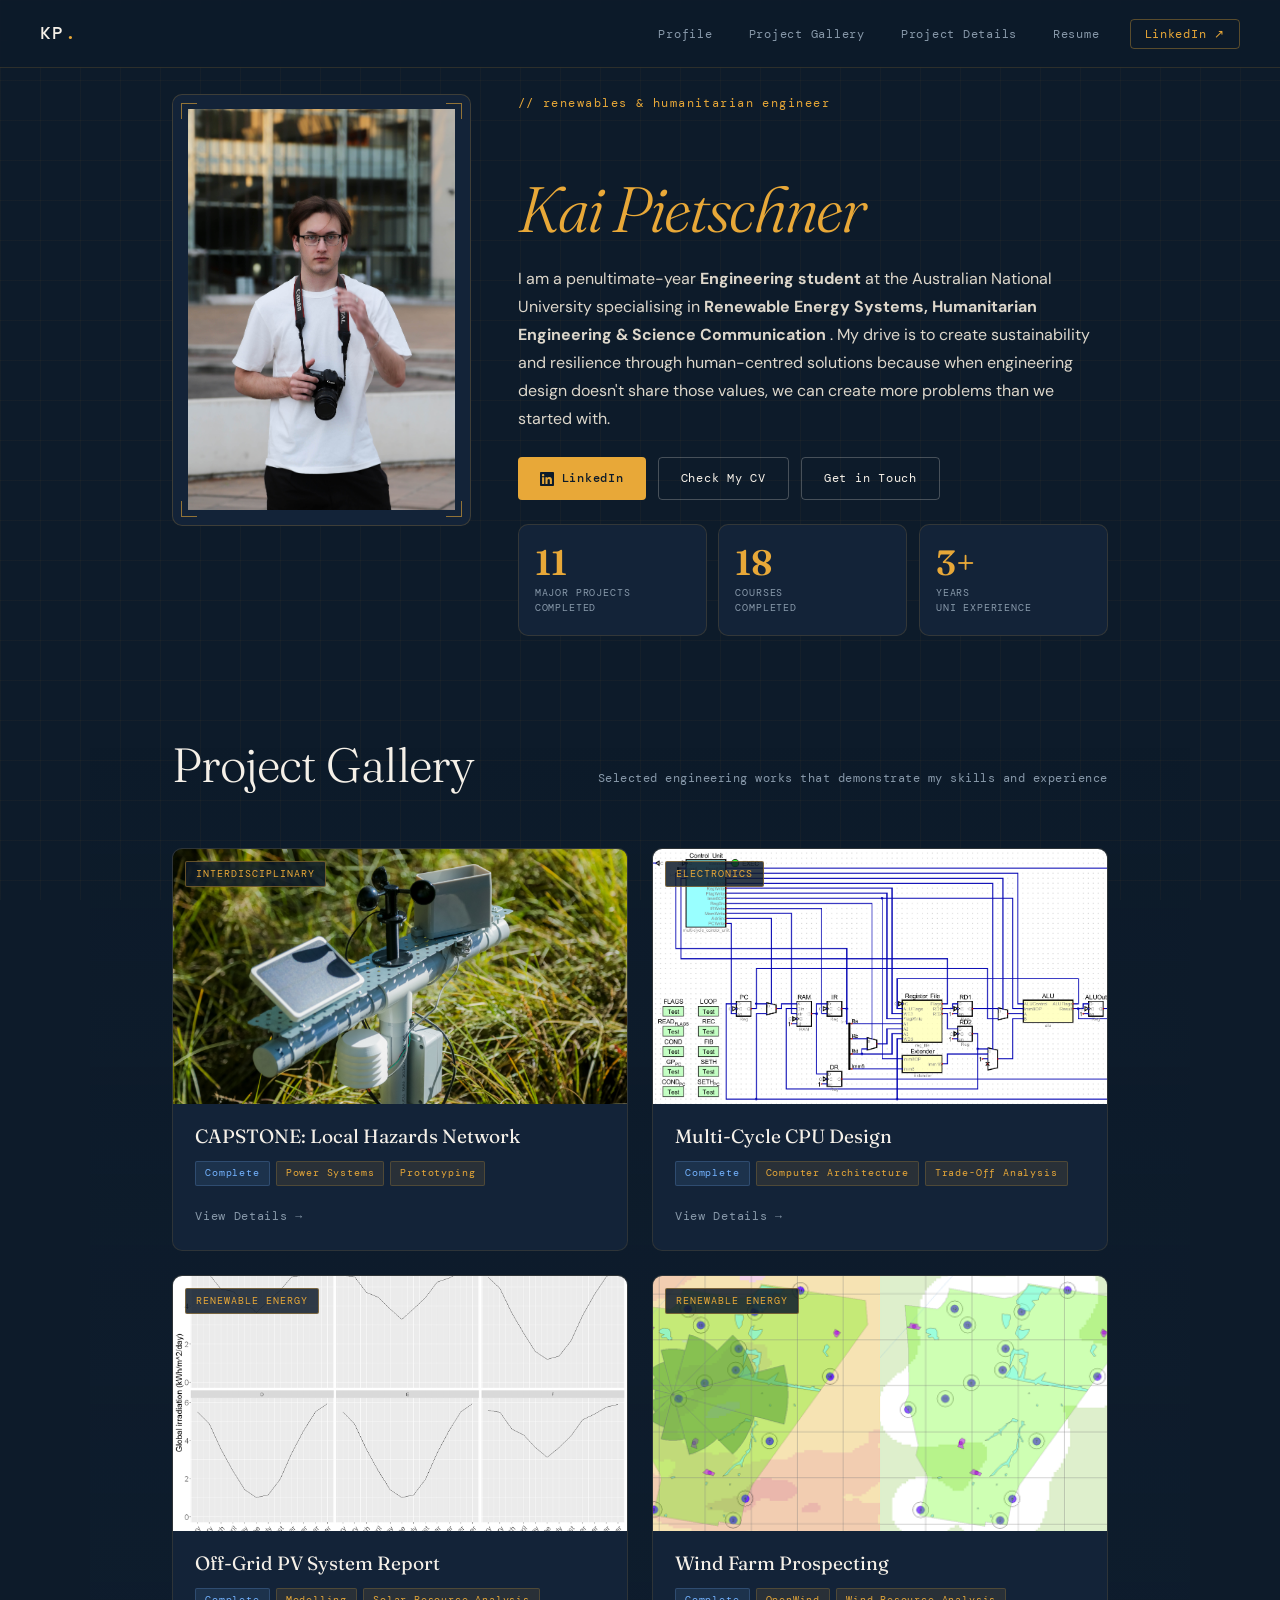
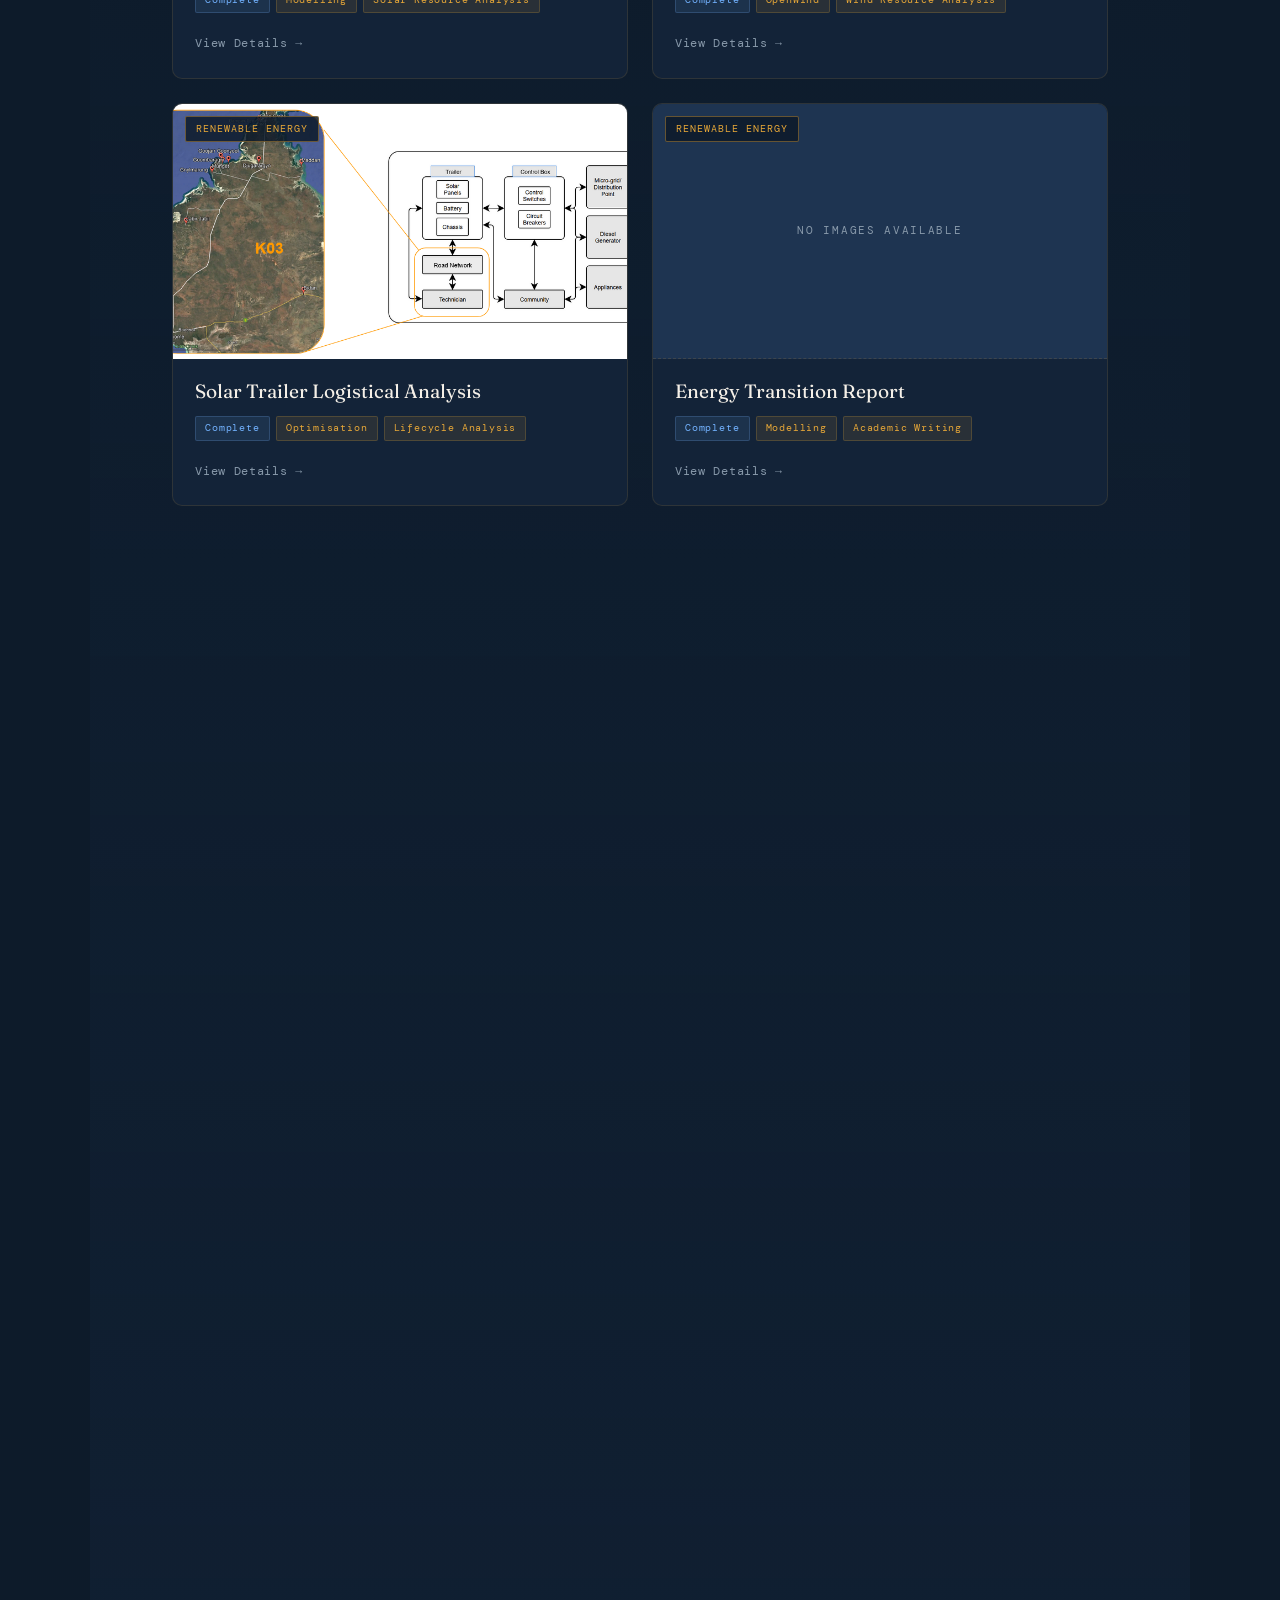
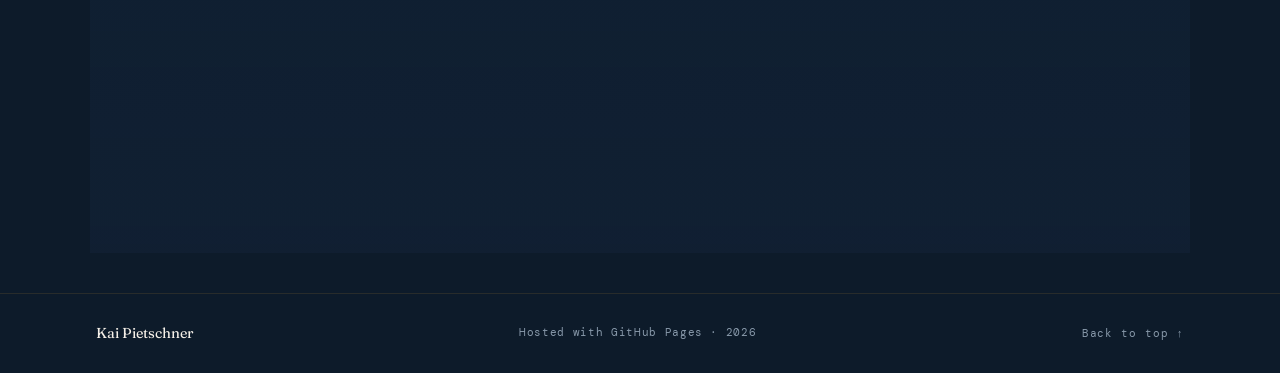
<file: home/index.html>
<!DOCTYPE html>
<html lang="en">
<head>
  <meta charset="UTF-8" />
  <meta name="viewport" content="width=device-width, initial-scale=1.0" />
  <title>Portfolio — Kai Pietschner</title>
  <link rel="icon" type="image/png" href="favicon.png">
  <link rel="stylesheet" href="style.css" />
  <link rel="preconnect" href="https://fonts.googleapis.com" />
  <link rel="preconnect" href="https://fonts.gstatic.com" crossorigin />
  <link href="https://fonts.googleapis.com/css2?family=DM+Mono:ital,wght@0,300;0,400;0,500;1,300&family=Fraunces:ital,opsz,wght@0,9..144,300;0,9..144,400;0,9..144,600;1,9..144,300&family=DM+Sans:wght@300;400;500&display=swap" rel="stylesheet" />
</head>
<body>

  <!-- ═══════════════════════════════════════════════
       NAVIGATION
  ═══════════════════════════════════════════════ -->
  <nav class="navbar">
    <a href="https://k-piet.github.io/portfolio/home/" class="nav-logo">KP<span class="nav-logo-dot">.</span></a>
    <ul class="nav-links">
      <li><a href="https://k-piet.github.io/portfolio/home/#profile">Profile</a></li>
      <li><a href="https://k-piet.github.io/portfolio/home/#projects">Project Gallery</a></li>
      <li><a href="https://k-piet.github.io/portfolio/details/">Project Details</a></li>
      <li><a href="https://k-piet.github.io/portfolio/resume/">Resume</a></li>
      <li><a href="https://linkedin.com/in/kpiet" target="_blank" class="nav-cta">LinkedIn ↗</a></li>
    </ul>
    <button class="nav-hamburger" aria-label="Toggle menu">
      <span></span><span></span><span></span>
    </button>
  </nav>

  <main>

    <!-- ═══════════════════════════════════════════════
         SECTION 1 — PROFILE
    ═══════════════════════════════════════════════ -->
    <section id="profile" class="section section--profile">
      <div class="container">
        <div class="profile-grid">
          <!-- Portrait -->
          <div class="profile-portrait-wrap">
            <div class="profile-portrait">
              <div class="portrait-img">
                <img src="images-home\portrait.jpg" alt="" width=auto height=auto>
              </div>
              <div class="portrait-frame-corner portrait-frame-corner--tl"></div>
              <div class="portrait-frame-corner portrait-frame-corner--tr"></div>
              <div class="portrait-frame-corner portrait-frame-corner--bl"></div>
              <div class="portrait-frame-corner portrait-frame-corner--br"></div>
            </div>
          </div>

          <!-- Bio & Info -->
          <div class="profile-info">
            <p class="profile-label">// renewables &amp; humanitarian engineer</p>
            <h1 class="profile-name"><br /><em>Kai Pietschner</em></h1>

            <p class="profile-bio">
              I am a penultimate-year <strong>Engineering student</strong> at the Australian National University specialising in <strong> Renewable Energy Systems, Humanitarian Engineering &amp; Science Communication </strong>. My drive is to create sustainability and resilience through human-centred solutions because when engineering design doesn't share those values, we can create more problems than we started with.
            </p>

            <div class="profile-actions">
              <a href="https://www.linkedin.com/in/kpiet/" target="_blank" class="btn btn--primary">
                <svg class="btn-icon" viewBox="0 0 24 24" fill="currentColor"><path d="M20.447 20.452h-3.554v-5.569c0-1.328-.027-3.037-1.852-3.037-1.853 0-2.136 1.445-2.136 2.939v5.667H9.351V9h3.414v1.561h.046c.477-.9 1.637-1.85 3.37-1.85 3.601 0 4.267 2.37 4.267 5.455v6.286zM5.337 7.433a2.062 2.062 0 0 1-2.063-2.065 2.064 2.064 0 1 1 2.063 2.065zm1.782 13.019H3.555V9h3.564v11.452zM22.225 0H1.771C.792 0 0 .774 0 1.729v20.542C0 23.227.792 24 1.771 24h20.451C23.2 24 24 23.227 24 22.271V1.729C24 .774 23.2 0 22.222 0h.003z"/></svg>
                LinkedIn
              </a>
              <a href="https://k-piet.github.io/portfolio/resume/" class="btn btn--ghost">Check My CV</a>
              <a href="mailto:kpietschner1@gmail.com" class="btn btn--ghost">Get in Touch</a>
            </div>

            <!-- Stats row -->
            <div class="profile-stats">
              <div class="stat-card">
                <span class="stat-number">11</span>
                <span class="stat-label">Major Projects<br/>Completed</span>
              </div>
              <div class="stat-card">
                <span class="stat-number">18</span>
                <span class="stat-label">Courses<br/>Completed</span>
              </div>
              <div class="stat-card">
                <span class="stat-number">3+</span>
                <span class="stat-label">Years<br/>Uni Experience</span>
              </div>
            </div>
          </div>
        </div>
      </div>
    </section>

    <!-- ═══════════════════════════════════════════════
         SECTION 2 — PROJECT GALLERY
    ═══════════════════════════════════════════════ -->
    <section id="projects" class="section section--projects">
      <div class="container">
        <div class="section-header">
          <h2 class="section-title">Project Gallery</h2>
          <p class="section-subtitle">Selected engineering works that demonstrate my skills and experience</p>
        </div>

        <div class="projects-grid">

          <!-- Project Card 1 -->
          <article class="project-card">
            <a href="https://k-piet.github.io/portfolio/details/#project-1" class="project-card-inner">
              <div class="project-image">
                <img src="images-home\CAPSTONE.jpg" alt="">
                <div class="project-field-badge">Interdisciplinary</div>
              </div>
              <div class="project-card-body">
                <h3 class="project-name">CAPSTONE: Local Hazards Network</h3>
                <div class="project-skills">
                  <span class="skill-tag complete-tag">Complete</span>
                  <span class="skill-tag">Power Systems</span>
                  <span class="skill-tag">Prototyping</span>
                </div>
                <span class="project-cta">View Details →</span>
              </div>
            </a>
          </article>

          <!-- Project Card 2 -->
          <article class="project-card">
            <a href="https://k-piet.github.io/portfolio/details/#project-2" class="project-card-inner">
              <div class="project-image">
                <img src="images-home\ENGN2219.png" alt="">
                <div class="project-field-badge">Electronics</div>
              </div>
              <div class="project-card-body">
                <h3 class="project-name">Multi-Cycle CPU Design</h3>
                <div class="project-skills">
                  <span class="skill-tag complete-tag">Complete</span>
                  <span class="skill-tag">Computer Architecture</span>
                  <span class="skill-tag">Trade-Off Analysis</span>
                </div>
                <span class="project-cta">View Details →</span>
              </div>
            </a>
          </article>

          <!-- Project Card 3 -->
          <article class="project-card">
            <a href="https://k-piet.github.io/portfolio/details/#project-3" class="project-card-inner">
              <div class="project-image">
                <img src="images-home\ENGN4524.png" alt="">
                <div class="project-field-badge">Renewable Energy</div>
              </div>
              <div class="project-card-body">
                <h3 class="project-name">Off-Grid PV System Report</h3>
                <div class="project-skills">
                  <span class="skill-tag complete-tag">Complete</span>
                  <span class="skill-tag">Modelling</span>
                  <span class="skill-tag">Solar Resource Analysis</span>
                </div>
                <span class="project-cta">View Details →</span>
              </div>
            </a>
          </article>

          <!-- Project Card 4 -->
          <article class="project-card">
            <a href="https://k-piet.github.io/portfolio/details/#project-4" class="project-card-inner">
              <div class="project-image">
                <img src="images-home\ENGN4548.png" alt="">
                <div class="project-field-badge">Renewable Energy</div>
              </div>
              <div class="project-card-body">
                <h3 class="project-name">Wind Farm Prospecting</h3>
                <div class="project-skills">
                  <span class="skill-tag complete-tag">Complete</span>
                  <span class="skill-tag">OpenWind</span>
                  <span class="skill-tag">Wind Resource Analysis</span>
                </div>
                <span class="project-cta">View Details →</span>
              </div>
            </a>
          </article>

          <!-- Project Card 5 -->
          <article class="project-card">
            <a href="https://k-piet.github.io/portfolio/details/#project-5" class="project-card-inner">
              <div class="project-image">
                <img src="images-home\ENGN3301.png" alt="">
                <div class="project-field-badge">Renewable Energy</div>
              </div>
              <div class="project-card-body">
                <h3 class="project-name">Solar Trailer Logistical Analysis</h3>
                <div class="project-skills">
                  <span class="skill-tag complete-tag">Complete</span>
                  <span class="skill-tag">Optimisation</span>
                  <span class="skill-tag">Lifecycle Analysis</span>
                </div>
                <span class="project-cta">View Details →</span>
              </div>
            </a>
          </article>

          <!-- Project Card 6 -->
          <article class="project-card">
            <a href="https://k-piet.github.io/portfolio/details/#project-6" class="project-card-inner">
              <div class="project-image">
                <div class="project-image-placeholder">
                  <span>NO IMAGES AVAILABLE</span>
                </div>
                <div class="project-field-badge">Renewable Energy</div>
              </div>
              <div class="project-card-body">
                <h3 class="project-name">Energy Transition Report</h3>
                <div class="project-skills">
                  <span class="skill-tag complete-tag">Complete</span>
                  <span class="skill-tag">Modelling</span>
                  <span class="skill-tag">Academic Writing</span>
                </div>
                <span class="project-cta">View Details →</span>
              </div>
            </a>
          </article>

          <!-- Project Card 7 -->
          <article class="project-card">
            <a href="https://k-piet.github.io/portfolio/details/#project-7" class="project-card-inner">
              <div class="project-image">
                <div class="project-image-placeholder">
                  <span>NO IMAGES AVAILABLE</span>
                </div>
                <div class="project-field-badge">Humanitarian</div>
              </div>
              <div class="project-card-body">
                <h3 class="project-name">Water Filters Project Management Plan</h3>
                <div class="project-skills">
                  <span class="skill-tag complete-tag">Complete</span>
                  <span class="skill-tag">Systems Engineering</span>
                  <span class="skill-tag">Project Management</span>
                </div>
                <span class="project-cta">View Details →</span>
              </div>
            </a>
          </article>

          <!-- Project Card 8 -->
          <article class="project-card">
            <a href="https://k-piet.github.io/portfolio/details/#project-8" class="project-card-inner">
              <div class="project-image">
                <img src="images-home\ENGN2301.png" alt="">
                <div class="project-field-badge">Humanitarian</div>
              </div>
              <div class="project-card-body">
                <h3 class="project-name">Water Filters Implementation Analysis</h3>
                <div class="project-skills">
                  <span class="skill-tag complete-tag">Complete</span>
                  <span class="skill-tag">Systems Engineering</span>
                  <span class="skill-tag">Performance Analysis</span>
                </div>
                <span class="project-cta">View Details →</span>
              </div>
            </a>
          </article>

          <!-- Project Card 9 -->
          <article class="project-card">
            <a href="https://k-piet.github.io/portfolio/details/#project-9" class="project-card-inner">
              <div class="project-image">
                <img src="images-home\ENGN2300.png" alt="">
                <div class="project-field-badge">Humanitarian</div>
              </div>
              <div class="project-card-body">
                <h3 class="project-name">Flood Sensor Prototype</h3>
                <div class="project-skills">
                  <span class="skill-tag complete-tag">Complete</span>
                  <span class="skill-tag">Systems Engineering</span>
                  <span class="skill-tag">Concept Design</span>
                </div>
                <span class="project-cta">View Details →</span>
              </div>
            </a>
          </article>

          <!-- Project Card 10 -->
          <article class="project-card">
            <a href="https://k-piet.github.io/portfolio/details/#project-10" class="project-card-inner">
              <div class="project-image">
                <img src="images-home\ENGN1217.jpg" alt="">
                <div class="project-field-badge">Mechanical</div>
              </div>
              <div class="project-card-body">
                <h3 class="project-name">Model Bridge Design</h3>
                <div class="project-skills">
                  <span class="skill-tag complete-tag">Complete</span>
                  <span class="skill-tag">Static Analysis</span>
                  <span class="skill-tag">Failure Analysis</span>
                </div>
                <span class="project-cta">View Details →</span>
              </div>
            </a>
          </article>

          <!-- Project Card 11 -->
          <article class="project-card">
            <a href="https://k-piet.github.io/portfolio/details/#project-11" class="project-card-inner">
              <div class="project-image">
                <div class="project-image-placeholder">
                  <span>NO IMAGES AVAILABLE</span>
                </div>
                <div class="project-field-badge">Electronics</div>
              </div>
              <div class="project-card-body">
                <h3 class="project-name">Self-Navigating Rover</h3>
                <div class="project-skills">
                  <span class="skill-tag complete-tag">Complete</span>
                  <span class="skill-tag">Arduino IDE</span>
                  <span class="skill-tag">Testing</span>
                </div>
                <span class="project-cta">View Details →</span>
              </div>
            </a>
          </article>

        </div>
      </div>
    </section>

  <!-- ═══════════════════════════════════════════════
       FOOTER
  ═══════════════════════════════════════════════ -->
  <footer class="footer">
    <div class="container footer-inner">
      <span class="footer-name">Kai Pietschner</span>
      <span class="footer-copy">Hosted with GitHub Pages · <script>document.write(new Date().getFullYear())</script></span>
      <a href="#profile" class="footer-back">Back to top ↑</a>
    </div>
  </footer>

  <script>
    // ── Active nav highlight on scroll ──
    const sections = document.querySelectorAll('section[id]');
    const navLinks = document.querySelectorAll('.nav-links a[href^="#"]');

    const observer = new IntersectionObserver(entries => {
      entries.forEach(entry => {
        if (entry.isIntersecting) {
          navLinks.forEach(link => {
            link.classList.toggle(
              'active',
              link.getAttribute('href') === '#' + entry.target.id
            );
          });
        }
      });
    }, { threshold: 0.35 });

    sections.forEach(s => observer.observe(s));

    // ── Hamburger menu (mobile) ──
    const hamburger = document.querySelector('.nav-hamburger');
    const navLinksList = document.querySelector('.nav-links');
    hamburger.addEventListener('click', () => {
      navLinksList.classList.toggle('open');
      hamburger.classList.toggle('active');
    });

    // ── Scroll-reveal ──
    const revealEls = document.querySelectorAll(
      '.project-card, .case-study, .stat-card, .profile-portrait-wrap'
    );
    const revealObserver = new IntersectionObserver(entries => {
      entries.forEach(e => {
        if (e.isIntersecting) {
          e.target.classList.add('visible');
          revealObserver.unobserve(e.target);
        }
      });
    }, { threshold: 0.12 });
    revealEls.forEach(el => revealObserver.observe(el));
  </script>

</body>
</html>
</file>
<file: style.css>
/* ═══════════════════════════════════════════════════════
   ENGINEERING PORTFOLIO — style.css
   Aesthetic: Technical Blueprint meets Editorial Print
   Palette: Deep navy, warm white, amber accent
═══════════════════════════════════════════════════════ */

/* ── Variables ── */
:root {
  --navy:        #0d1b2a;
  --navy-mid:    #132338;
  --navy-light:  #1e3451;
  --amber:       #e8a838;
  --amber-dim:   #a87428;
  --cream:       #f5f0e8;
  --cream-dim:   #ddd7cb;
  --white:       #ffffff;
  --muted:       #8899aa;

  --font-display: 'Fraunces', Georgia, serif;
  --font-mono:    'DM Mono', 'Courier New', monospace;
  --font-body:    'DM Sans', sans-serif;

  --radius:      4px;
  --radius-lg:   10px;
  --max-width:   1160px;
  --nav-height:  68px;

  --ease-out: cubic-bezier(0.16, 1, 0.3, 1);
}

/* ── Reset & Base ── */
*, *::before, *::after { box-sizing: border-box; margin: 0; padding: 0; }

html {
  scroll-behavior: smooth;
  scroll-padding-top: var(--nav-height);
}

body {
  background-color: var(--navy);
  color: var(--cream);
  font-family: var(--font-body);
  font-size: 16px;
  line-height: 1.65;
  -webkit-font-smoothing: antialiased;
}

/* Blueprint grid background */
body::before {
  content: '';
  position: fixed;
  inset: 0;
  background-image:
    linear-gradient(rgba(232,168,56,0.04) 1px, transparent 1px),
    linear-gradient(90deg, rgba(232,168,56,0.04) 1px, transparent 1px);
  background-size: 40px 40px;
  pointer-events: none;
  z-index: 0;
}

main { position: relative; z-index: 1; }
a { color: inherit; text-decoration: none; }
img { display: block; max-width: 100%; }
ul { list-style: none; }

.container {
  width: 100%;
  max-width: var(--max-width);
  margin: 0 auto;
  padding: 0 32px;
}

/* ══════════════════════════════════════════════════════
   NAVIGATION
══════════════════════════════════════════════════════ */
.navbar {
  position: fixed;
  top: 0; left: 0; right: 0;
  height: var(--nav-height);
  z-index: 100;
  display: flex;
  align-items: center;
  justify-content: space-between;
  padding: 0 40px;
  background: rgba(13, 27, 42, 0.88);
  backdrop-filter: blur(14px);
  border-bottom: 1px solid rgba(232,168,56,0.15);
}

.nav-logo {
  font-family: var(--font-mono);
  font-size: 1.15rem;
  font-weight: 500;
  letter-spacing: 0.08em;
  color: var(--cream);
  transition: color 0.2s;
}
.nav-logo:hover { color: var(--amber); }
.nav-logo-dot { color: var(--amber); }

.nav-links {
  display: flex;
  align-items: center;
  gap: 8px;
}

.nav-links a {
  font-family: var(--font-mono);
  font-size: 0.78rem;
  letter-spacing: 0.06em;
  color: var(--muted);
  padding: 6px 14px;
  border-radius: var(--radius);
  transition: color 0.2s, background 0.2s;
}

.nav-links a:hover,
.nav-links a.active {
  color: var(--cream);
  background: rgba(255,255,255,0.07);
}

.nav-links a.nav-cta {
  color: var(--amber);
  border: 1px solid rgba(232,168,56,0.35);
  margin-left: 8px;
}
.nav-links a.nav-cta:hover {
  background: rgba(232,168,56,0.12);
  border-color: var(--amber);
}

/* Hamburger (mobile) */
.nav-hamburger {
  display: none;
  flex-direction: column;
  gap: 5px;
  background: none;
  border: none;
  cursor: pointer;
  padding: 4px;
}
.nav-hamburger span {
  display: block;
  width: 24px; height: 2px;
  background: var(--cream);
  border-radius: 2px;
  transition: transform 0.3s, opacity 0.3s;
}
.nav-hamburger.active span:nth-child(1) { transform: translateY(7px) rotate(45deg); }
.nav-hamburger.active span:nth-child(2) { opacity: 0; }
.nav-hamburger.active span:nth-child(3) { transform: translateY(-7px) rotate(-45deg); }

/* ══════════════════════════════════════════════════════
   SECTIONS — SHARED
══════════════════════════════════════════════════════ */
.section {
  padding: 100px 0;
}

.section-header {
  margin-bottom: 56px;
  display: flex;
  align-items: baseline;
  gap: 20px;
  flex-wrap: wrap;
}

.section-index {
  font-family: var(--font-mono);
  font-size: 0.72rem;
  color: var(--amber);
  letter-spacing: 0.12em;
  opacity: 0.8;
  flex-shrink: 0;
}

.section-title {
  font-family: var(--font-display);
  font-size: clamp(2rem, 4vw, 3rem);
  font-weight: 300;
  color: var(--cream);
  letter-spacing: -0.02em;
  line-height: 1.1;
}

.section-subtitle {
  font-family: var(--font-mono);
  font-size: 0.78rem;
  color: var(--muted);
  letter-spacing: 0.04em;
  margin-left: auto;
  flex-shrink: 0;
}

/* ══════════════════════════════════════════════════════
   SECTION 1 — PROFILE
══════════════════════════════════════════════════════ */
.section--profile {
  padding-top: calc(var(--nav-height) + 80px);
}

.profile-grid {
  display: grid;
  grid-template-columns: 280px 1fr;
  gap: 72px;
  align-items: start;
}

/* Portrait */
.profile-portrait-wrap {
  opacity: 0;
  transform: translateX(-24px);
  transition: opacity 0.7s var(--ease-out), transform 0.7s var(--ease-out);
}
.profile-portrait-wrap.visible {
  opacity: 1;
  transform: none;
}

.profile-portrait {
  position: relative;
  aspect-ratio: 3/4;
  background: var(--navy-mid);
  border: 1px solid rgba(232,168,56,0.2);
  border-radius: var(--radius-lg);
  overflow: hidden;
  display: flex;
  align-items: center;
  justify-content: center;
}

/* Replace the placeholder div with your <img> tag when ready */
.portrait-placeholder {
  display: flex;
  flex-direction: column;
  align-items: center;
  gap: 16px;
  padding: 24px;
  color: var(--muted);
  text-align: center;
}
.portrait-placeholder svg { width: 100px; opacity: 0.4; }
.portrait-label {
  font-family: var(--font-mono);
  font-size: 0.65rem;
  letter-spacing: 0.1em;
  opacity: 0.5;
}

/* Corner accents */
.portrait-frame-corner {
  position: absolute;
  width: 16px; height: 16px;
  border-color: var(--amber);
  border-style: solid;
  opacity: 0.6;
}
.portrait-frame-corner--tl { top: 8px; left: 8px; border-width: 1px 0 0 1px; }
.portrait-frame-corner--tr { top: 8px; right: 8px; border-width: 1px 1px 0 0; }
.portrait-frame-corner--bl { bottom: 8px; left: 8px; border-width: 0 0 1px 1px; }
.portrait-frame-corner--br { bottom: 8px; right: 8px; border-width: 0 1px 1px 0; }

/* Bio */
.profile-info {
  padding-top: 12px;
}

.profile-label {
  font-family: var(--font-mono);
  font-size: 0.75rem;
  color: var(--amber);
  letter-spacing: 0.12em;
  margin-bottom: 16px;
}

.profile-name {
  font-family: var(--font-display);
  font-size: clamp(2.8rem, 5vw, 4.2rem);
  font-weight: 300;
  line-height: 1;
  letter-spacing: -0.03em;
  color: var(--cream);
  margin-bottom: 24px;
}
.profile-name em {
  font-style: italic;
  color: var(--amber);
}

.profile-bio {
  font-size: 1.0rem;
  color: var(--cream-dim);
  line-height: 1.75;
  max-width: 520px;
  margin-bottom: 32px;
}

/* Buttons */
.profile-actions {
  display: flex;
  gap: 12px;
  flex-wrap: wrap;
  margin-bottom: 48px;
}

.btn {
  display: inline-flex;
  align-items: center;
  gap: 8px;
  font-family: var(--font-mono);
  font-size: 0.78rem;
  letter-spacing: 0.06em;
  padding: 10px 22px;
  border-radius: var(--radius);
  transition: background 0.2s, border-color 0.2s, transform 0.15s, opacity 0.2s;
  cursor: pointer;
  border: none;
}
.btn:hover { transform: translateY(-1px); }

.btn--primary {
  background: var(--amber);
  color: var(--navy);
  font-weight: 500;
}
.btn--primary:hover { background: #f0b845; }

.btn--ghost {
  background: transparent;
  color: var(--cream);
  border: 1px solid rgba(245,240,232,0.25);
}
.btn--ghost:hover { border-color: var(--cream); background: rgba(245,240,232,0.06); }

.btn-icon { width: 14px; height: 14px; flex-shrink: 0; }

/* Stats */
.profile-stats {
  display: grid;
  grid-template-columns: repeat(4, 1fr);
  gap: 12px;
}

.stat-card {
  background: var(--navy-mid);
  border: 1px solid rgba(232,168,56,0.15);
  border-radius: var(--radius-lg);
  padding: 20px 16px;
  display: flex;
  flex-direction: column;
  gap: 6px;
  opacity: 0;
  transform: translateY(16px);
  transition: opacity 0.5s var(--ease-out), transform 0.5s var(--ease-out);
}
.stat-card.visible { opacity: 1; transform: none; }
.stat-card:nth-child(1) { transition-delay: 0.05s; }
.stat-card:nth-child(2) { transition-delay: 0.12s; }
.stat-card:nth-child(3) { transition-delay: 0.19s; }
.stat-card:nth-child(4) { transition-delay: 0.26s; }
.stat-card:hover { border-color: rgba(232,168,56,0.4); }

.stat-number {
  font-family: var(--font-display);
  font-size: 2.2rem;
  font-weight: 600;
  color: var(--amber);
  line-height: 1;
}

.stat-label {
  font-family: var(--font-mono);
  font-size: 0.65rem;
  color: var(--muted);
  letter-spacing: 0.08em;
  line-height: 1.4;
  text-transform: uppercase;
}

/* ══════════════════════════════════════════════════════
   SECTION 2 — PROJECT GALLERY
══════════════════════════════════════════════════════ */
.section--projects {
  background: linear-gradient(180deg, transparent 0%, rgba(19,35,56,0.6) 100%);
}

.projects-grid {
  display: grid;
  grid-template-columns: repeat(2, 1fr);
  gap: 24px;
}

.project-card {
  border-radius: var(--radius-lg);
  overflow: hidden;
  border: 1px solid rgba(232,168,56,0.12);
  background: var(--navy-mid);
  opacity: 0;
  transform: translateY(28px);
  transition:
    opacity 0.6s var(--ease-out),
    transform 0.6s var(--ease-out),
    border-color 0.3s;
}
.project-card.visible { opacity: 1; transform: none; }
.project-card:nth-child(2) { transition-delay: 0.1s; }
.project-card:nth-child(3) { transition-delay: 0.15s; }
.project-card:nth-child(4) { transition-delay: 0.22s; }
.project-card:hover { border-color: rgba(232,168,56,0.4); }

.project-card-inner { display: block; }

/* Project image area */
.project-image {
  position: relative;
  aspect-ratio: 16/9;
  overflow: hidden;
  background: var(--navy-light);
}
.project-image img {
  width: 100%; height: 100%;
  object-fit: cover;
  transition: transform 0.5s var(--ease-out);
}
.project-card:hover .project-image img { transform: scale(1.04); }

.project-image-placeholder {
  width: 100%; height: 100%;
  display: flex;
  align-items: center;
  justify-content: center;
  font-family: var(--font-mono);
  font-size: 0.7rem;
  letter-spacing: 0.15em;
  color: var(--muted);
  border-bottom: 1px dashed rgba(232,168,56,0.15);
}

.project-field-badge {
  position: absolute;
  top: 12px; left: 12px;
  font-family: var(--font-mono);
  font-size: 0.62rem;
  letter-spacing: 0.1em;
  text-transform: uppercase;
  padding: 4px 10px;
  background: rgba(13,27,42,0.85);
  border: 1px solid rgba(232,168,56,0.4);
  border-radius: 2px;
  color: var(--amber);
}

/* Card body */
.project-card-body {
  padding: 20px 22px 22px;
}

.project-name {
  font-family: var(--font-display);
  font-size: 1.2rem;
  font-weight: 400;
  color: var(--cream);
  margin-bottom: 12px;
  line-height: 1.3;
  transition: color 0.2s;
}
.project-card:hover .project-name { color: var(--amber); }

.project-skills {
  display: flex;
  flex-wrap: wrap;
  gap: 6px;
  margin-bottom: 16px;
}

.skill-tag {
  font-family: var(--font-mono);
  font-size: 0.64rem;
  letter-spacing: 0.08em;
  padding: 3px 9px;
  border-radius: 2px;
  background: rgba(232,168,56,0.1);
  color: var(--amber);
  border: 1px solid rgba(232,168,56,0.2);
}

.project-cta {
  font-family: var(--font-mono);
  font-size: 0.72rem;
  color: var(--muted);
  letter-spacing: 0.06em;
  transition: color 0.2s;
}
.project-card:hover .project-cta { color: var(--cream); }

/* ══════════════════════════════════════════════════════
   SECTION 3 — DETAILED CASE STUDIES
══════════════════════════════════════════════════════ */
.section--detailed { background: transparent; }

.case-study {
  border: 1px solid rgba(232,168,56,0.14);
  border-radius: var(--radius-lg);
  overflow: hidden;
  margin-bottom: 40px;
  background: var(--navy-mid);
  opacity: 0;
  transform: translateY(28px);
  transition: opacity 0.65s var(--ease-out), transform 0.65s var(--ease-out);
}
.case-study.visible { opacity: 1; transform: none; }
.case-study:hover { border-color: rgba(232,168,56,0.3); }

.case-study-header {
  display: grid;
  grid-template-columns: 300px 1fr;
  border-bottom: 1px solid rgba(232,168,56,0.1);
}

.case-study-meta-col {
  padding: 32px;
  border-right: 1px solid rgba(232,168,56,0.1);
  display: flex;
  flex-direction: column;
  gap: 20px;
}

.case-study-index {
  font-family: var(--font-display);
  font-size: 3rem;
  font-weight: 300;
  color: rgba(232,168,56,0.2);
  line-height: 1;
}

.case-study-meta { display: flex; flex-direction: column; gap: 10px; }

.meta-row { display: flex; flex-direction: column; gap: 2px; }

.meta-key {
  font-family: var(--font-mono);
  font-size: 0.62rem;
  letter-spacing: 0.14em;
  text-transform: uppercase;
  color: var(--amber);
  opacity: 0.7;
}
.meta-val {
  font-family: var(--font-mono);
  font-size: 0.75rem;
  color: var(--cream-dim);
  line-height: 1.5;
}
.meta-val--muted { color: var(--muted); font-style: italic; }

.case-study-link {
  color: var(--amber);
  text-decoration: underline;
  text-decoration-color: transparent;
  text-underline-offset: 3px;
  transition: text-decoration-color 0.2s;
}
.case-study-link:hover { text-decoration-color: var(--amber); }

.case-study-title-col {
  padding: 32px 36px;
  display: flex;
  flex-direction: column;
  justify-content: flex-end;
  gap: 12px;
}

.case-study-field {
  font-family: var(--font-mono);
  font-size: 0.7rem;
  letter-spacing: 0.14em;
  text-transform: uppercase;
  color: var(--muted);
}

.case-study-title {
  font-family: var(--font-display);
  font-size: clamp(1.5rem, 2.5vw, 2.2rem);
  font-weight: 300;
  color: var(--cream);
  letter-spacing: -0.02em;
  line-height: 1.15;
}

.case-study-body {
  padding: 36px;
  display: flex;
  flex-direction: column;
  gap: 20px;
}

.case-study-body p {
  font-size: 0.98rem;
  color: var(--cream-dim);
  line-height: 1.8;
  max-width: 72ch;
}

/* ══════════════════════════════════════════════════════
   FOOTER
══════════════════════════════════════════════════════ */
.footer {
  position: relative;
  z-index: 1;
  border-top: 1px solid rgba(232,168,56,0.12);
  padding: 28px 0;
  margin-top: 40px;
}

.footer-inner {
  display: flex;
  align-items: center;
  justify-content: space-between;
  flex-wrap: wrap;
  gap: 12px;
}

.footer-name {
  font-family: var(--font-display);
  font-size: 0.9rem;
  color: var(--cream);
}
.footer-copy {
  font-family: var(--font-mono);
  font-size: 0.68rem;
  color: var(--muted);
  letter-spacing: 0.06em;
}
.footer-back {
  font-family: var(--font-mono);
  font-size: 0.7rem;
  color: var(--muted);
  letter-spacing: 0.08em;
  transition: color 0.2s;
}
.footer-back:hover { color: var(--amber); }

/* ══════════════════════════════════════════════════════
   RESPONSIVE
══════════════════════════════════════════════════════ */
@media (max-width: 900px) {
  .profile-grid { grid-template-columns: 1fr; gap: 40px; }
  .profile-portrait { max-width: 260px; }
  .profile-stats { grid-template-columns: repeat(2, 1fr); }

  .case-study-header { grid-template-columns: 1fr; }
  .case-study-meta-col { border-right: none; border-bottom: 1px solid rgba(232,168,56,0.1); }
}

@media (max-width: 680px) {
  :root { --nav-height: 60px; }

  .navbar { padding: 0 20px; }
  .nav-links {
    position: fixed;
    top: var(--nav-height); left: 0; right: 0;
    background: rgba(13,27,42,0.97);
    flex-direction: column;
    padding: 24px 20px;
    gap: 4px;
    border-bottom: 1px solid rgba(232,168,56,0.15);
    transform: translateY(-120%);
    opacity: 0;
    transition: transform 0.35s var(--ease-out), opacity 0.3s;
    pointer-events: none;
  }
  .nav-links.open {
    transform: none;
    opacity: 1;
    pointer-events: auto;
  }
  .nav-links a { padding: 10px 16px; font-size: 0.85rem; width: 100%; }
  .nav-hamburger { display: flex; }

  .container { padding: 0 20px; }
  .section { padding: 72px 0; }

  .projects-grid { grid-template-columns: 1fr; }
  .profile-stats { grid-template-columns: repeat(2, 1fr); }

  .section-header { flex-direction: column; gap: 6px; }
  .section-subtitle { margin-left: 0; }
}
</file>
<file: details/style.css>
/* ═══════════════════════════════════════════════════════
   ENGINEERING PORTFOLIO — style.css
   Aesthetic: Technical Blueprint meets Editorial Print
   Palette: Deep navy, warm white, amber accent
═══════════════════════════════════════════════════════ */

/* ── Variables ── */
:root {
  --navy:        #0d1b2a;
  --navy-mid:    #132338;
  --navy-light:  #1e3451;
  --amber:       #e8a838;
  --amber-dim:   #a87428;
  --cream:       #f5f0e8;
  --cream-dim:   #ddd7cb;
  --white:       #ffffff;
  --muted:       #8899aa;

  --font-display: 'Fraunces', Georgia, serif;
  --font-mono:    'DM Mono', 'Courier New', monospace;
  --font-body:    'DM Sans', sans-serif;

  --radius:      4px;
  --radius-lg:   10px;
  --max-width:   85%;
  --nav-height:  68px;

  --ease-out: cubic-bezier(0.16, 1, 0.3, 1);
}

/* ── Reset & Base ── */
*, *::before, *::after { box-sizing: border-box; margin: 0; padding: 0; }

html {
  scroll-behavior: smooth;
  scroll-padding-top: var(--nav-height);
}

body {
  background-color: var(--navy);
  color: var(--cream);
  font-family: var(--font-body);
  font-size: 16px;
  line-height: 1.65;
  -webkit-font-smoothing: antialiased;
}

/* Blueprint grid background */
body::before {
  content: '';
  position: fixed;
  inset: 0;
  background-image:
    linear-gradient(rgba(232,168,56,0.04) 1px, transparent 1px),
    linear-gradient(90deg, rgba(232,168,56,0.04) 1px, transparent 1px);
  background-size: 40px 40px;
  pointer-events: none;
  z-index: 0;
}

main { 
  position: relative; 
  z-index: 1; 
}

a { 
  color: inherit; 
  text-decoration: none; 
}

img { 
  display: block; 
  max-width: 100%; 
}

ul { 
  list-style: none; 
}

.container {
  max-width: var(--max-width);
  margin: auto;
}

/* ══════════════════════════════════════════════════════
   NAVIGATION
══════════════════════════════════════════════════════ */
.navbar {
  position: fixed;
  top: 0; left: 0; right: 0;
  height: var(--nav-height);
  z-index: 100;
  display: flex;
  align-items: center;
  justify-content: space-between;
  padding: 0 40px;
  background: rgba(13, 27, 42, 0.88);
  backdrop-filter: blur(14px);
  border-bottom: 1px solid rgba(232,168,56,0.15);
}

.nav-logo {
  font-family: var(--font-mono);
  font-size: 1.15rem;
  font-weight: 500;
  letter-spacing: 0.08em;
  color: var(--cream);
  transition: color 0.2s;
}
.nav-logo:hover { color: var(--amber); }
.nav-logo-dot { color: var(--amber); }

.nav-links {
  display: flex;
  align-items: center;
  gap: 8px;
}

.nav-links a {
  font-family: var(--font-mono);
  font-size: 0.78rem;
  letter-spacing: 0.06em;
  color: var(--muted);
  padding: 6px 14px;
  border-radius: var(--radius);
  transition: color 0.2s, background 0.2s;
}

.nav-links a:hover,
.nav-links a.active {
  color: var(--cream);
  background: rgba(255,255,255,0.07);
}

.nav-links a.nav-cta {
  color: var(--amber);
  border: 1px solid rgba(232,168,56,0.35);
  margin-left: 8px;
}
.nav-links a.nav-cta:hover {
  background: rgba(232,168,56,0.12);
  border-color: var(--amber);
}

/* Hamburger (mobile) */
.nav-hamburger {
  display: none;
  flex-direction: column;
  gap: 5px;
  background: none;
  border: none;
  cursor: pointer;
  padding: 4px;
}
.nav-hamburger span {
  display: block;
  width: 24px; height: 2px;
  background: var(--cream);
  border-radius: 2px;
  transition: transform 0.3s, opacity 0.3s;
}
.nav-hamburger.active span:nth-child(1) { transform: translateY(7px) rotate(45deg); }
.nav-hamburger.active span:nth-child(2) { opacity: 0; }
.nav-hamburger.active span:nth-child(3) { transform: translateY(-7px) rotate(-45deg); }

/* ══════════════════════════════════════════════════════
   SECTIONS — SHARED
══════════════════════════════════════════════════════ */

.section {
  margin: 3% 7%;
  justify-content: center;
  align-items: center;
  padding-bottom: 5%
}

.section-header {
  margin-bottom: 56px;
  display: flex;
  align-items: baseline;
  gap: 20px;
  flex-wrap: wrap;
}

.section-index {
  font-family: var(--font-mono);
  font-size: 0.72rem;
  color: var(--amber);
  letter-spacing: 0.12em;
  opacity: 0.8;
  flex-shrink: 0;
}

.section-title {
  font-family: var(--font-display);
  font-size: clamp(2rem, 4vw, 3rem);
  font-weight: 300;
  color: var(--cream);
  letter-spacing: -0.02em;
  line-height: 1.1;
}

.section-subtitle {
  font-family: var(--font-mono);
  font-size: 0.78rem;
  color: var(--muted);
  letter-spacing: 0.04em;
  margin-left: auto;
  flex-shrink: 0;
}

.underconstruction {
  margin-top: calc(var(--nav-height) + 40px);
  width: 100%; height: 100%;
  display: flex;
  align-items: center;
  justify-content: center;
  font-family: var(--font-mono);
  font-size: 2rem;
  letter-spacing: 0.15em;
  color: var(--amber);
  border-bottom: 1px dashed rgba(232,168,56,0.15);
}

/* ══════════════════════════════════════════════════════
   DETAILS
══════════════════════════════════════════════════════ */

.section--detailed {
  background: transparent;
  margin-top: calc(var(--nav-height) + 2%);
}

.case-study {
  border: 1px solid rgba(232,168,56,0.14);
  border-radius: var(--radius-lg);
  overflow: hidden;
  margin-bottom: 40px;
  background: var(--navy-mid);
  opacity: 0;
  transform: translateY(28px);
  transition: opacity 0.65s var(--ease-out), transform 0.65s var(--ease-out);
}
.case-study.visible { opacity: 1; transform: none; }
.case-study:hover { border-color: rgba(232,168,56,0.3); }

.case-study-header {
  display: grid;
  grid-template-columns: 300px 1fr;
  border-bottom: 1px solid rgba(232,168,56,0.1);
}

.case-study-meta-col {
  padding: 32px;
  border-right: 1px solid rgba(232,168,56,0.1);
  display: flex;
  flex-direction: column;
  gap: 20px;
}

.case-study-index {
  font-family: var(--font-display);
  font-size: 3rem;
  font-weight: 300;
  color: rgba(232,168,56,0.2);
  line-height: 1;
}

.case-study-meta { display: flex; flex-direction: column; gap: 10px; }

.meta-row { display: flex; flex-direction: column; gap: 2px; }

.meta-key {
  font-family: var(--font-mono);
  font-size: 0.62rem;
  letter-spacing: 0.14em;
  text-transform: uppercase;
  color: var(--amber);
  opacity: 0.7;
}
.meta-val {
  font-family: var(--font-mono);
  font-size: 0.75rem;
  color: var(--cream-dim);
  line-height: 1.5;
}
.meta-val--muted { color: var(--muted); font-style: italic; }

.case-study-link {
  color: var(--amber);
  text-decoration: underline;
  text-decoration-color: transparent;
  text-underline-offset: 3px;
  transition: text-decoration-color 0.2s;
}
.case-study-link:hover { text-decoration-color: var(--amber); }

.case-study-title-col {
  padding: 32px 36px;
  display: flex;
  flex-direction: column;
  justify-content: flex-end;
  gap: 12px;
}

.case-study-field {
  font-family: var(--font-mono);
  font-size: 0.7rem;
  letter-spacing: 0.14em;
  text-transform: uppercase;
  color: var(--muted);
}

.case-study-title {
  font-family: var(--font-display);
  font-size: clamp(1.75rem, 2.75vw, 3rem);
  font-weight: 350;
  color: var(--cream);
  letter-spacing: -0.02em;
  line-height: 1.15;
}

.case-study-body {
  padding: 36px;
  display: flex;
  flex-direction: column;
  gap: 20px;
}

.case-study-body p {
  font-size: 0.98rem;
  color: var(--cream-dim);
  line-height: 1.8;
  max-width: auto;
}

/* ══════════════════════════════════════════════════════
   FOOTER
══════════════════════════════════════════════════════ */
.footer {
  position: relative;
  z-index: 1;
  border-top: 1px solid rgba(232,168,56,0.12);
  padding: 28px 0;
  margin-top: 40px;
}

.footer-inner {
  display: flex;
  align-items: center;
  justify-content: space-between;
  flex-wrap: wrap;
  gap: 12px;
}

.footer-name {
  font-family: var(--font-display);
  font-size: 0.9rem;
  color: var(--cream);
}
.footer-copy {
  font-family: var(--font-mono);
  font-size: 0.68rem;
  color: var(--muted);
  letter-spacing: 0.06em;
}
.footer-back {
  font-family: var(--font-mono);
  font-size: 0.7rem;
  color: var(--muted);
  letter-spacing: 0.08em;
  transition: color 0.2s;
}
.footer-back:hover { color: var(--amber); }

/* ══════════════════════════════════════════════════════
   RESPONSIVE
══════════════════════════════════════════════════════ */
@media (max-width: 900px) {
  .profile-grid { grid-template-columns: 1fr; gap: 40px; }
  .profile-portrait { max-width: 260px; }
  .profile-stats { grid-template-columns: repeat(2, 1fr); }

  .case-study-header { grid-template-columns: 1fr; }
  .case-study-meta-col { border-right: none; border-bottom: 1px solid rgba(232,168,56,0.1); }
}

@media (max-width: 680px) {
  :root { --nav-height: 60px; }

  .navbar { padding: 0 20px; }
  .nav-links {
    position: fixed;
    top: var(--nav-height); left: 0; right: 0;
    background: rgba(13,27,42,0.97);
    flex-direction: column;
    padding: 24px 20px;
    gap: 4px;
    border-bottom: 1px solid rgba(232,168,56,0.15);
    transform: translateY(-120%);
    opacity: 0;
    transition: transform 0.35s var(--ease-out), opacity 0.3s;
    pointer-events: none;
  }
  .nav-links.open {
    transform: none;
    opacity: 1;
    pointer-events: auto;
  }
  .nav-links a { padding: 10px 16px; font-size: 0.85rem; width: 100%; }
  .nav-hamburger { display: flex; }

  .container { padding: 0 20px; }
  .section { padding: 72px 0; }

  .projects-grid { grid-template-columns: 1fr; }
  .profile-stats { grid-template-columns: repeat(2, 1fr); }

  .section-header { flex-direction: column; gap: 6px; }
  .section-subtitle { margin-left: 0; }
}
</file>
<file: home/style.css>
/* ═══════════════════════════════════════════════════════
   ENGINEERING PORTFOLIO — style.css
   Aesthetic: Technical Blueprint meets Editorial Print
   Palette: Deep navy, warm white, amber accent
═══════════════════════════════════════════════════════ */

/* ── Variables ── */
:root {
  --navy:        #0d1b2a;
  --navy-mid:    #132338;
  --navy-light:  #1e3451;
  --amber:       #e8a838;
  --amber-dim:   #a87428;
  --cream:       #f5f0e8;
  --cream-dim:   #ddd7cb;
  --white:       #ffffff;
  --muted:       #8899aa;

  --font-display: 'Fraunces', Georgia, serif;
  --font-mono:    'DM Mono', 'Courier New', monospace;
  --font-body:    'DM Sans', sans-serif;

  --radius:      4px;
  --radius-lg:   10px;
  --max-width:   85%;
  --nav-height:  68px;

  --ease-out: cubic-bezier(0.16, 1, 0.3, 1);
}

/* ── Reset & Base ── */
*, *::before, *::after { box-sizing: border-box; margin: 0; padding: 0; }

html {
  scroll-behavior: smooth;
  scroll-padding-top: var(--nav-height);
}

body {
  background-color: var(--navy);
  color: var(--cream);
  font-family: var(--font-body);
  font-size: 16px;
  line-height: 1.65;
  -webkit-font-smoothing: antialiased;
}

/* Blueprint grid background */
body::before {
  content: '';
  position: fixed;
  inset: 0;
  background-image:
    linear-gradient(rgba(232,168,56,0.04) 1px, transparent 1px),
    linear-gradient(90deg, rgba(232,168,56,0.04) 1px, transparent 1px);
  background-size: 40px 40px;
  pointer-events: none;
  z-index: 0;
}

main { 
  position: relative; 
  z-index: 1; 
}

a { 
  color: inherit; 
  text-decoration: none; 
}

img { 
  display: block; 
  max-width: 100%; 
}

ul { 
  list-style: none; 
}

.container {
  max-width: var(--max-width);
  margin: auto;
}

/* ══════════════════════════════════════════════════════
   NAVIGATION
══════════════════════════════════════════════════════ */
.navbar {
  position: fixed;
  top: 0; left: 0; right: 0;
  height: var(--nav-height);
  z-index: 100;
  display: flex;
  align-items: center;
  justify-content: space-between;
  padding: 0 40px;
  background: rgba(13, 27, 42, 0.88);
  backdrop-filter: blur(14px);
  border-bottom: 1px solid rgba(232,168,56,0.15);
}

.nav-logo {
  font-family: var(--font-mono);
  font-size: 1.15rem;
  font-weight: 500;
  letter-spacing: 0.08em;
  color: var(--cream);
  transition: color 0.2s;
}
.nav-logo:hover { color: var(--amber); }
.nav-logo-dot { color: var(--amber); }

.nav-links {
  display: flex;
  align-items: center;
  gap: 8px;
}

.nav-links a {
  font-family: var(--font-mono);
  font-size: 0.78rem;
  letter-spacing: 0.06em;
  color: var(--muted);
  padding: 6px 14px;
  border-radius: var(--radius);
  transition: color 0.2s, background 0.2s;
}

.nav-links a:hover,
.nav-links a.active {
  color: var(--cream);
  background: rgba(255,255,255,0.07);
}

.nav-links a.nav-cta {
  color: var(--amber);
  border: 1px solid rgba(232,168,56,0.35);
  margin-left: 8px;
}
.nav-links a.nav-cta:hover {
  background: rgba(232,168,56,0.12);
  border-color: var(--amber);
}

/* Hamburger (mobile) */
.nav-hamburger {
  display: none;
  flex-direction: column;
  gap: 5px;
  background: none;
  border: none;
  cursor: pointer;
  padding: 4px;
}
.nav-hamburger span {
  display: block;
  width: 24px; height: 2px;
  background: var(--cream);
  border-radius: 2px;
  transition: transform 0.3s, opacity 0.3s;
}
.nav-hamburger.active span:nth-child(1) { transform: translateY(7px) rotate(45deg); }
.nav-hamburger.active span:nth-child(2) { opacity: 0; }
.nav-hamburger.active span:nth-child(3) { transform: translateY(-7px) rotate(-45deg); }

/* ══════════════════════════════════════════════════════
   SECTIONS — SHARED
══════════════════════════════════════════════════════ */

.section {
  margin: 3% 7%;
  justify-content: center;
  align-items: center;
  padding-bottom: 5%
}

.section-header {
  margin-bottom: 56px;
  display: flex;
  align-items: baseline;
  gap: 20px;
  flex-wrap: wrap;
}

.section-index {
  font-family: var(--font-mono);
  font-size: 0.72rem;
  color: var(--amber);
  letter-spacing: 0.12em;
  opacity: 0.8;
  flex-shrink: 0;
}

.section-title {
  font-family: var(--font-display);
  font-size: clamp(2rem, 4vw, 3rem);
  font-weight: 300;
  color: var(--cream);
  letter-spacing: -0.02em;
  line-height: 1.1;
}

.section-subtitle {
  font-family: var(--font-mono);
  font-size: 0.78rem;
  color: var(--muted);
  letter-spacing: 0.04em;
  margin-left: auto;
  flex-shrink: 0;
}

/* ══════════════════════════════════════════════════════
   SECTION 1 — PROFILE
══════════════════════════════════════════════════════ */

.section--profile {
  margin-top: calc(var(--nav-height) + 2%);
  display: flex;
  align-items: top;
}

.profile-grid {
  display: grid;
  grid-template-columns: auto auto;
  gap: 5%;
}

/* Portrait */
.profile-portrait-wrap {
  opacity: 0;
  transform: translateX(-24px);
  transition: opacity 0.7s var(--ease-out), transform 0.7s var(--ease-out);
}
.profile-portrait-wrap.visible {
  opacity: 1;
  transform: none;
}

.profile-portrait {
  position: relative;
  aspect-ratio: auto;
  background: var(--navy-mid);
  border: 1px solid rgba(232,168,56,0.2);
  border-radius: var(--radius-lg);
  overflow: hidden;
  display: flex;
  align-items: center;
  justify-content: center;
  max-height: inherit;
}

.portrait-img {
  display: flex;
  flex-direction: column;
  align-items: center;
  gap: 16px;
  padding: 5%;
  text-align: center;
}

.portrait-label {
  font-family: var(--font-mono);
  font-size: 0.65rem;
  letter-spacing: 0.1em;
  opacity: 0.5;
}

/* Corner accents */
.portrait-frame-corner {
  position: absolute;
  width: 16px; height: 16px;
  border-color: var(--amber);
  border-style: solid;
  opacity: 0.6;
}
.portrait-frame-corner--tl { top: 8px; left: 8px; border-width: 1px 0 0 1px; }
.portrait-frame-corner--tr { top: 8px; right: 8px; border-width: 1px 1px 0 0; }
.portrait-frame-corner--bl { bottom: 8px; left: 8px; border-width: 0 0 1px 1px; }
.portrait-frame-corner--br { bottom: 8px; right: 8px; border-width: 0 1px 1px 0; }

/* Bio */
.profile-info {
  display: flex;
  flex-direction: column;
  justify-content: space-between;
  padding-top: 0;
  align-items: top;
}

.profile-label {
  font-family: var(--font-mono);
  font-size: 0.75rem;
  color: var(--amber);
  letter-spacing: 0.12em;
  margin-bottom: auto;
}

.profile-name {
  font-family: var(--font-display);
  font-size: clamp(2.8rem, 5vw, 4.2rem);
  font-weight: 300;
  line-height: 1;
  letter-spacing: -0.03em;
  color: var(--cream);
  margin-bottom: 24px;
}
.profile-name em {
  font-style: italic;
  color: var(--amber);
}

.profile-bio {
  font-size: 1.0rem;
  color: var(--cream-dim);
  line-height: 1.75;
  max-width: 100%;
  margin-bottom: 24px;
}

/* Buttons */
.profile-actions {
  display: flex;
  gap: 12px;
  flex-wrap: wrap;
  margin-bottom: 24px;
}

.btn {
  display: inline-flex;
  align-items: center;
  gap: 8px;
  font-family: var(--font-mono);
  font-size: 0.78rem;
  letter-spacing: 0.06em;
  padding: 10px 22px;
  border-radius: var(--radius);
  transition: background 0.2s, border-color 0.2s, transform 0.15s, opacity 0.2s;
  cursor: pointer;
  border: none;
}
.btn:hover { transform: translateY(-1px); }

.btn--primary {
  background: var(--amber);
  color: var(--navy);
  font-weight: 500;
}
.btn--primary:hover { background: #f0b845; }

.btn--ghost {
  background: transparent;
  color: var(--cream);
  border: 1px solid rgba(245,240,232,0.25);
}
.btn--ghost:hover { border-color: var(--cream); background: rgba(245,240,232,0.06); }

.btn-icon { width: 14px; height: 14px; flex-shrink: 0; }

/* Stats */
.profile-stats {
  display: grid;
  grid-template-columns: repeat(3, 1fr);
  gap: 2%;
}

.stat-card {
  background: var(--navy-mid);
  border: 1px solid rgba(232,168,56,0.15);
  border-radius: var(--radius-lg);
  padding: 20px 16px;
  display: flex;
  flex-direction: column;
  gap: 6px;
  opacity: 0;
  transform: translateY(16px);
  transition: opacity 0.5s var(--ease-out), transform 0.5s var(--ease-out);
}
.stat-card.visible { opacity: 1; transform: none; }
.stat-card:nth-child(1) { transition-delay: 0.05s; }
.stat-card:nth-child(2) { transition-delay: 0.12s; }
.stat-card:nth-child(3) { transition-delay: 0.19s; }
.stat-card:nth-child(4) { transition-delay: 0.26s; }
.stat-card:hover { border-color: rgba(232,168,56,0.4); }

.stat-number {
  font-family: var(--font-display);
  font-size: 2.2rem;
  font-weight: 600;
  color: var(--amber);
  line-height: 1;
}

.stat-label {
  font-family: var(--font-mono);
  font-size: 0.65rem;
  color: var(--muted);
  letter-spacing: 0.08em;
  line-height: 1.4;
  text-transform: uppercase;
}

/* ══════════════════════════════════════════════════════
   SECTION 2 — PROJECT GALLERY
══════════════════════════════════════════════════════ */
.section--projects {
  background: linear-gradient(180deg, transparent 0%, rgba(19,35,56,0.6) 100%);
}

.projects-grid {
  display: grid;
  grid-template-columns: repeat(2, 1fr);
  gap: 24px;
}

.project-card {
  border-radius: var(--radius-lg);
  overflow: hidden;
  border: 1px solid rgba(232,168,56,0.12);
  background: var(--navy-mid);
  opacity: 0;
  transform: translateY(28px);
  transition:
    opacity 0.6s var(--ease-out),
    transform 0.6s var(--ease-out),
    border-color 0.3s;
}
.project-card.visible { opacity: 1; transform: none; }
.project-card:nth-child(2) { transition-delay: 0.1s; }
.project-card:nth-child(3) { transition-delay: 0.15s; }
.project-card:nth-child(4) { transition-delay: 0.22s; }
.project-card:hover { border-color: rgba(232,168,56,0.4); }

.project-card-inner { display: block; }

/* Project image area */
.project-image {
  position: relative;
  aspect-ratio: 16/9;
  overflow: hidden;
  background: var(--navy-light);
}
.project-image img {
  width: 100%; height: 100%;
  object-fit: cover;
  transition: transform 0.5s var(--ease-out);
}
.project-card:hover .project-image img { transform: scale(1.04); }

.project-image-placeholder {
  width: 100%; height: 100%;
  display: flex;
  align-items: center;
  justify-content: center;
  font-family: var(--font-mono);
  font-size: 0.7rem;
  letter-spacing: 0.15em;
  color: var(--muted);
  border-bottom: 1px dashed rgba(232,168,56,0.15);
}

.project-field-badge {
  position: absolute;
  top: 12px; left: 12px;
  font-family: var(--font-mono);
  font-size: 0.62rem;
  letter-spacing: 0.1em;
  text-transform: uppercase;
  padding: 4px 10px;
  background: rgba(13,27,42,0.85);
  border: 1px solid rgba(232,168,56,0.4);
  border-radius: 2px;
  color: var(--amber);
}

/* Card body */
.project-card-body {
  padding: 20px 20px 22px 22px;
}

.project-name {
  font-family: var(--font-display);
  font-size: 1.2rem;
  font-weight: 400;
  color: var(--cream);
  margin-bottom: 12px;
  line-height: 1.3;
  transition: color 0.2s;
}
.project-card:hover .project-name { color: var(--amber); }

.project-skills {
  display: flex;
  flex-wrap: wrap;
  gap: 6px;
  margin-bottom: 16px;
}

.skill-tag {
  font-family: var(--font-mono);
  font-size: 0.64rem;
  letter-spacing: 0.08em;
  padding: 3px 9px;
  border-radius: 2px;
  background: rgba(232,168,56,0.1);
  color: var(--amber);
  border: 1px solid rgba(232,168,56,0.2);
}

.inprogress-tag {
  background: rgba(232,168,56,0.1);
  border: 1px solid rgba(232,168,56,0.2);
  color: var(--amber);
  filter: hue-rotate(90deg);
}

.complete-tag {
  background: rgba(232,168,56,0.1);
  border: 1px solid rgba(232,168,56,0.2);
  color: var(--amber);
  filter: hue-rotate(180deg);
}

.project-cta {
  font-family: var(--font-mono);
  font-size: 0.72rem;
  color: var(--muted);
  letter-spacing: 0.06em;
  transition: color 0.2s;
}
.project-card:hover .project-cta { color: var(--cream); }

/* ══════════════════════════════════════════════════════
   FOOTER
══════════════════════════════════════════════════════ */
.footer {
  position: relative;
  z-index: 1;
  border-top: 1px solid rgba(232,168,56,0.12);
  padding: 28px 0;
  margin-top: 40px;
}

.footer-inner {
  display: flex;
  align-items: center;
  justify-content: space-between;
  flex-wrap: wrap;
  gap: 12px;
}

.footer-name {
  font-family: var(--font-display);
  font-size: 0.9rem;
  color: var(--cream);
}
.footer-copy {
  font-family: var(--font-mono);
  font-size: 0.68rem;
  color: var(--muted);
  letter-spacing: 0.06em;
}
.footer-back {
  font-family: var(--font-mono);
  font-size: 0.7rem;
  color: var(--muted);
  letter-spacing: 0.08em;
  transition: color 0.2s;
}
.footer-back:hover { color: var(--amber); }

/* ══════════════════════════════════════════════════════
   RESPONSIVE
══════════════════════════════════════════════════════ */
@media (max-width: 900px) {
  .profile-grid { grid-template-columns: 1fr; gap: 40px; }
  .profile-portrait { max-width: 260px; }
  .profile-stats { grid-template-columns: repeat(2, 1fr); }

  .case-study-header { grid-template-columns: 1fr; }
  .case-study-meta-col { border-right: none; border-bottom: 1px solid rgba(232,168,56,0.1); }
}

@media (max-width: 680px) {
  :root { --nav-height: 60px; }

  .navbar { padding: 0 20px; }
  .nav-links {
    position: fixed;
    top: var(--nav-height); left: 0; right: 0;
    background: rgba(13,27,42,0.97);
    flex-direction: column;
    padding: 24px 20px;
    gap: 4px;
    border-bottom: 1px solid rgba(232,168,56,0.15);
    transform: translateY(-120%);
    opacity: 0;
    transition: transform 0.35s var(--ease-out), opacity 0.3s;
    pointer-events: none;
  }
  .nav-links.open {
    transform: none;
    opacity: 1;
    pointer-events: auto;
  }
  .nav-links a { padding: 10px 16px; font-size: 0.85rem; width: 100%; }
  .nav-hamburger { display: flex; }

  .container { padding: 0 20px; }
  .section { padding: 72px 0; }

  .projects-grid { grid-template-columns: 1fr; }
  .profile-stats { grid-template-columns: repeat(2, 1fr); }

  .section-header { flex-direction: column; gap: 6px; }
  .section-subtitle { margin-left: 0; }
}
</file>
